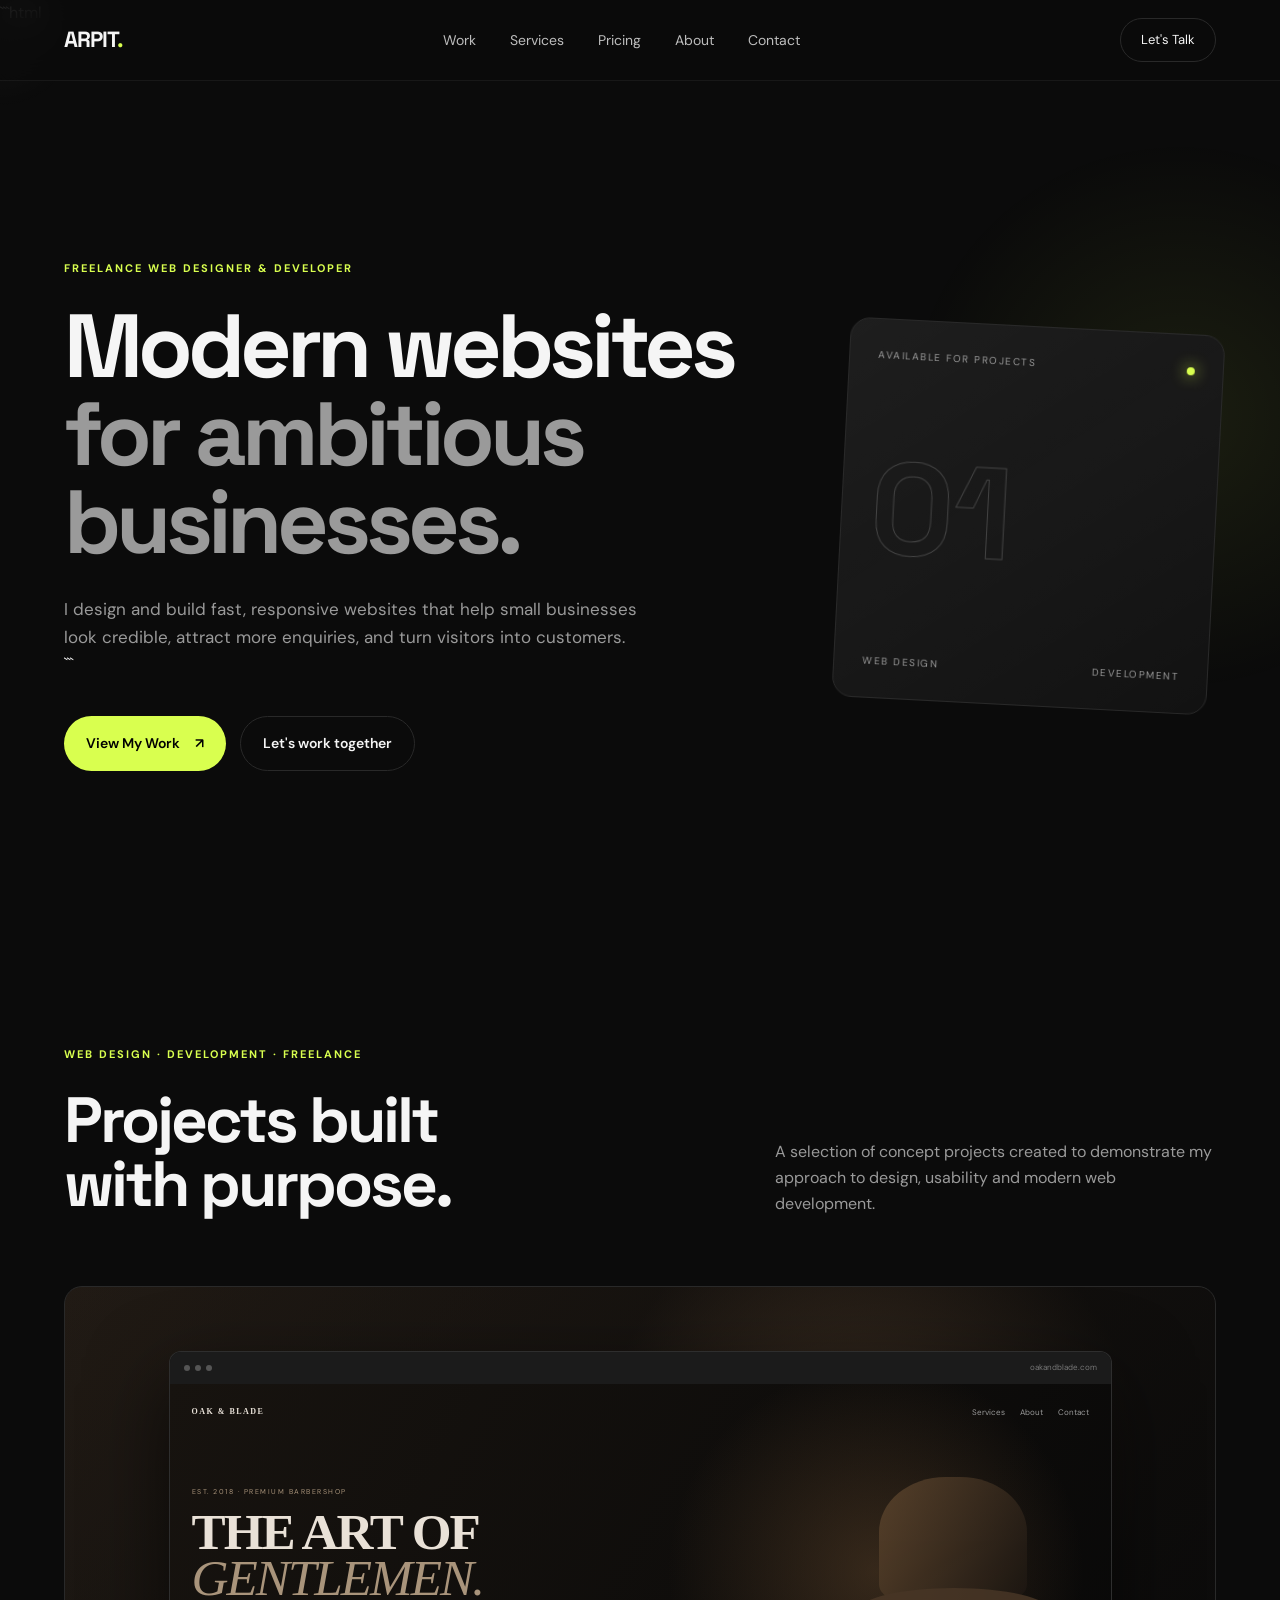
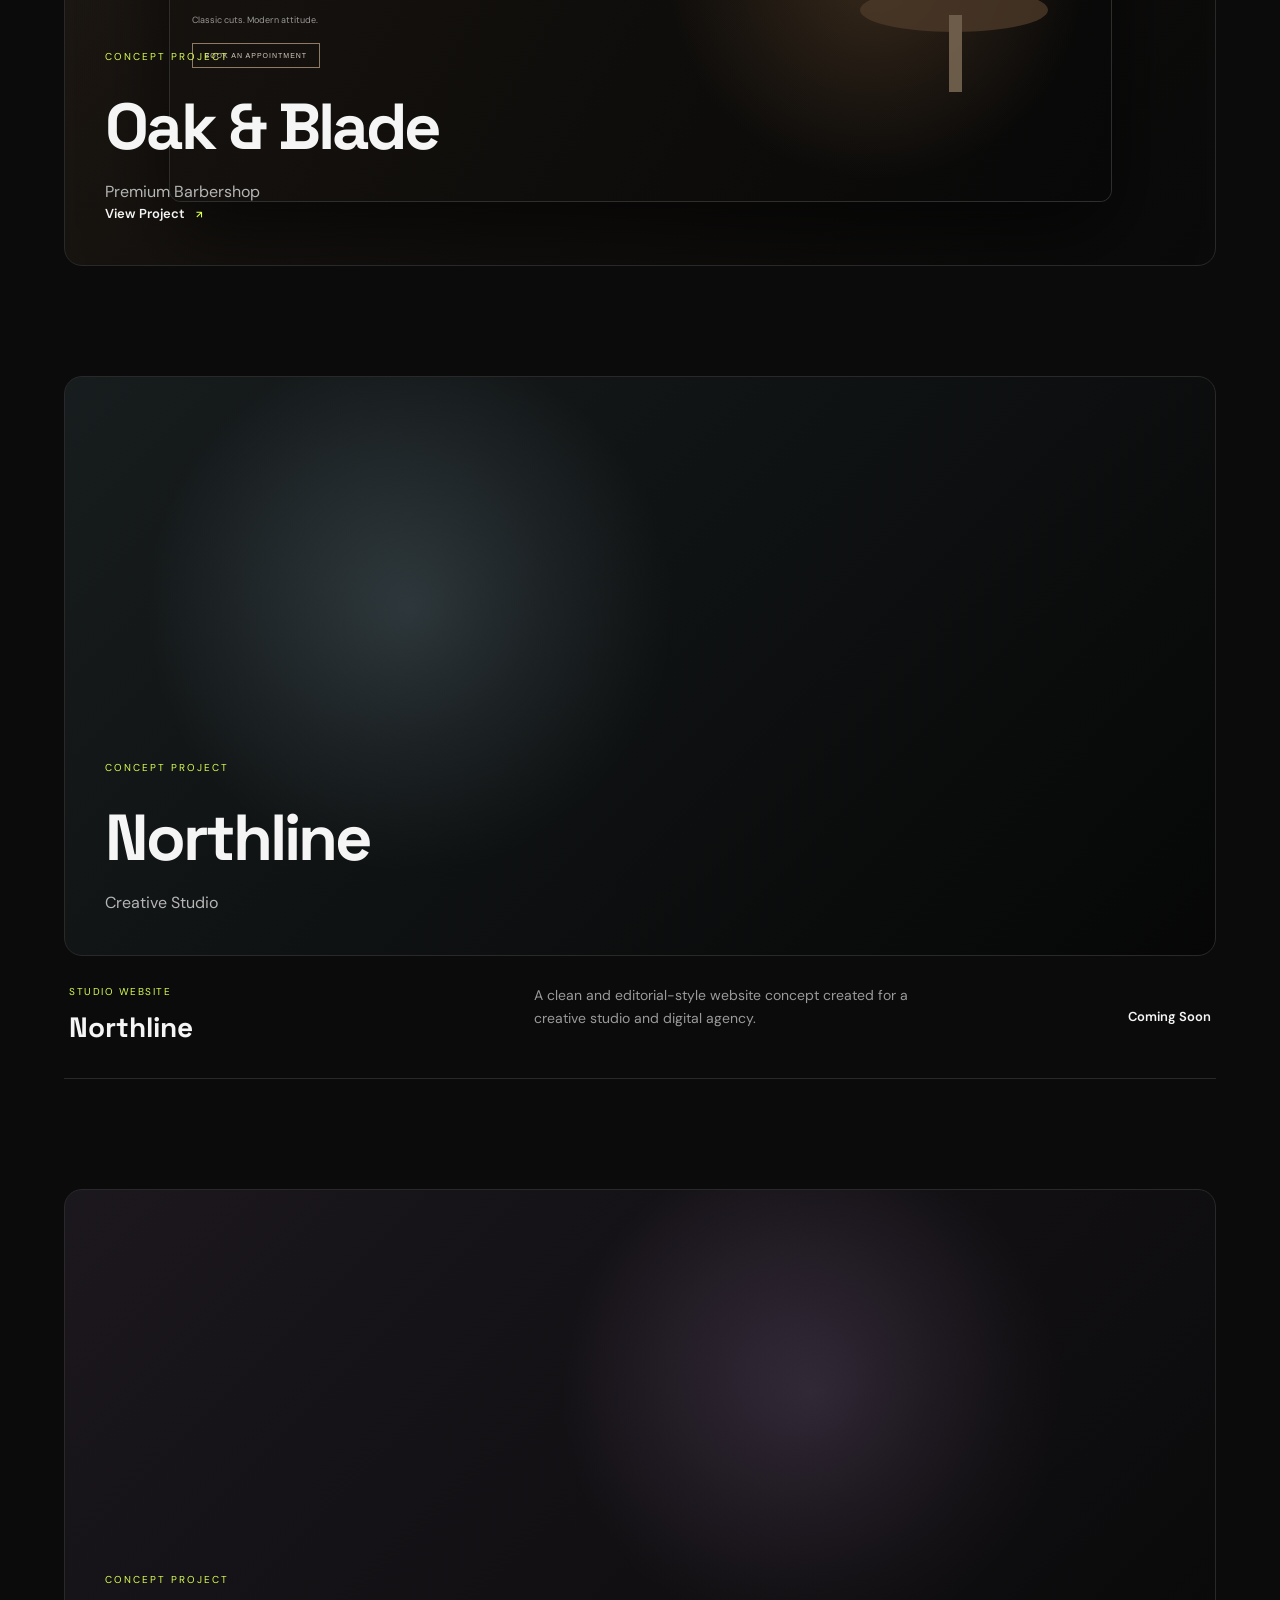
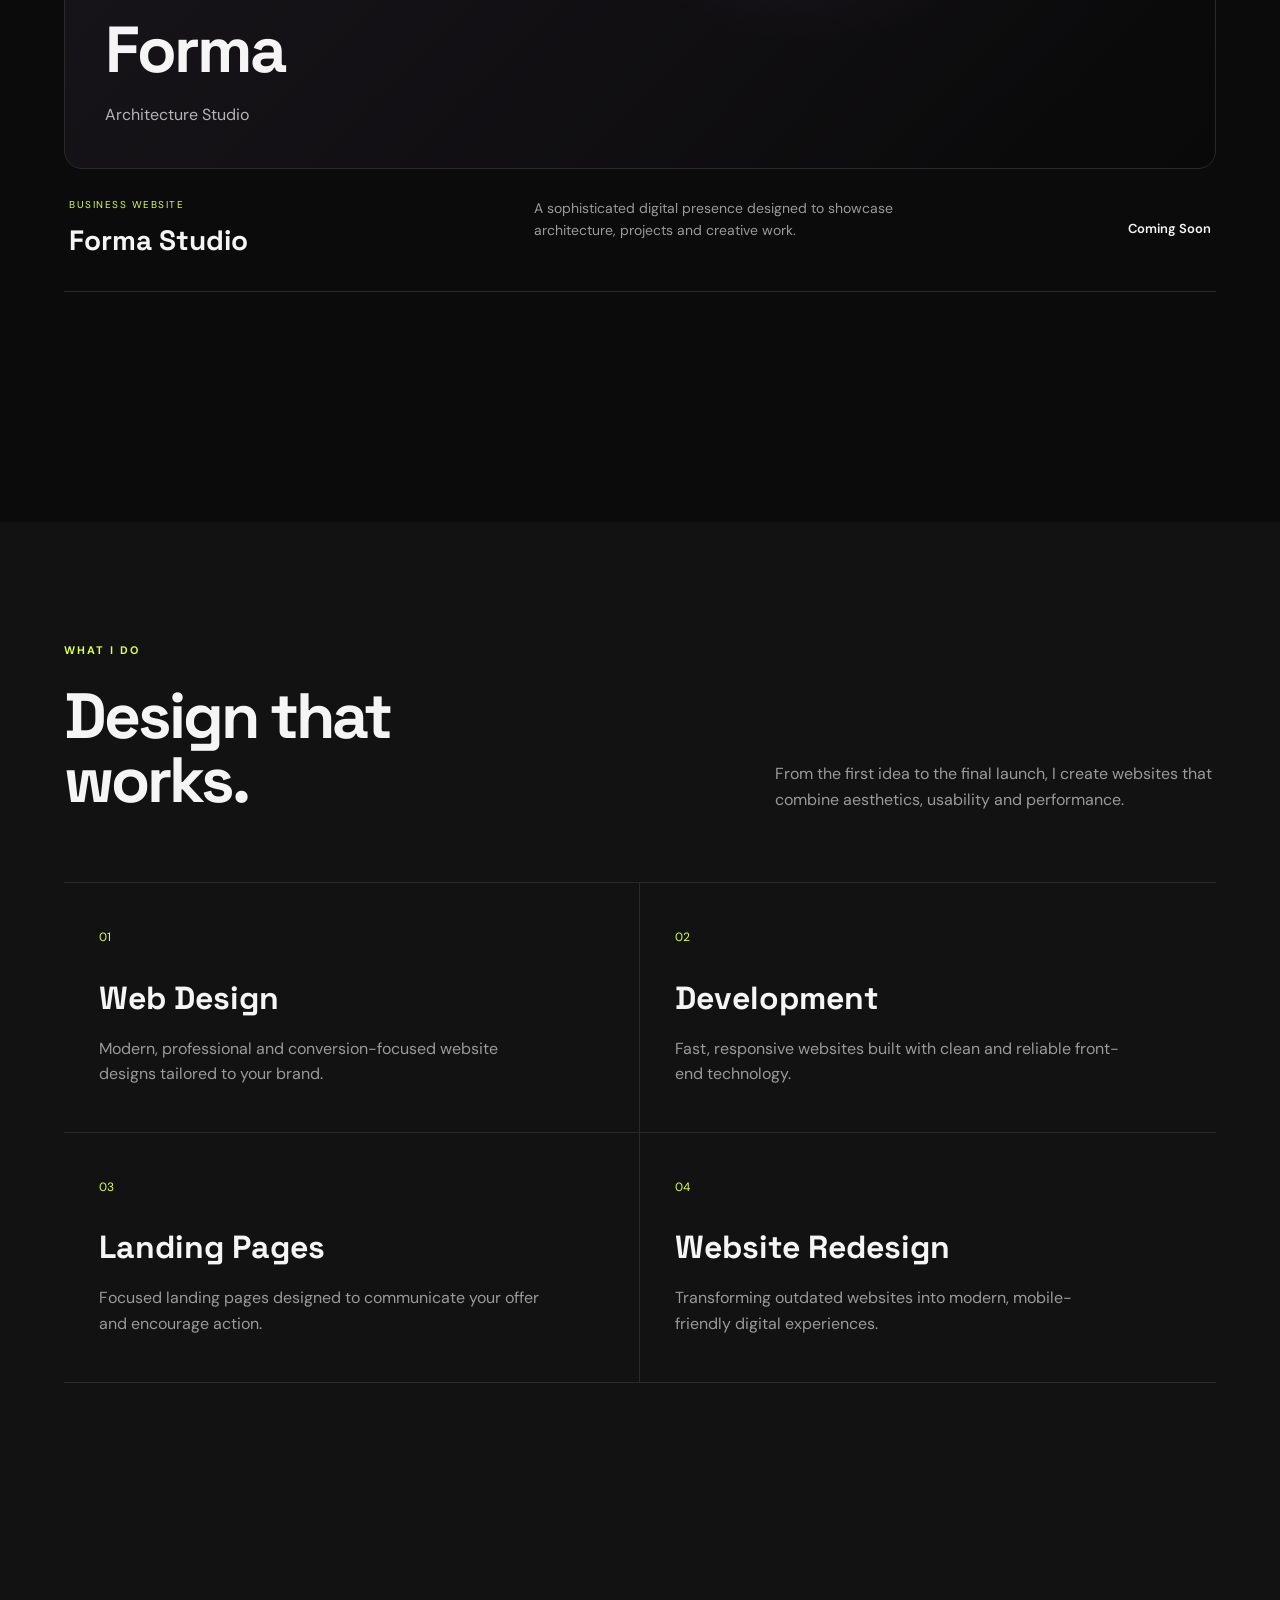
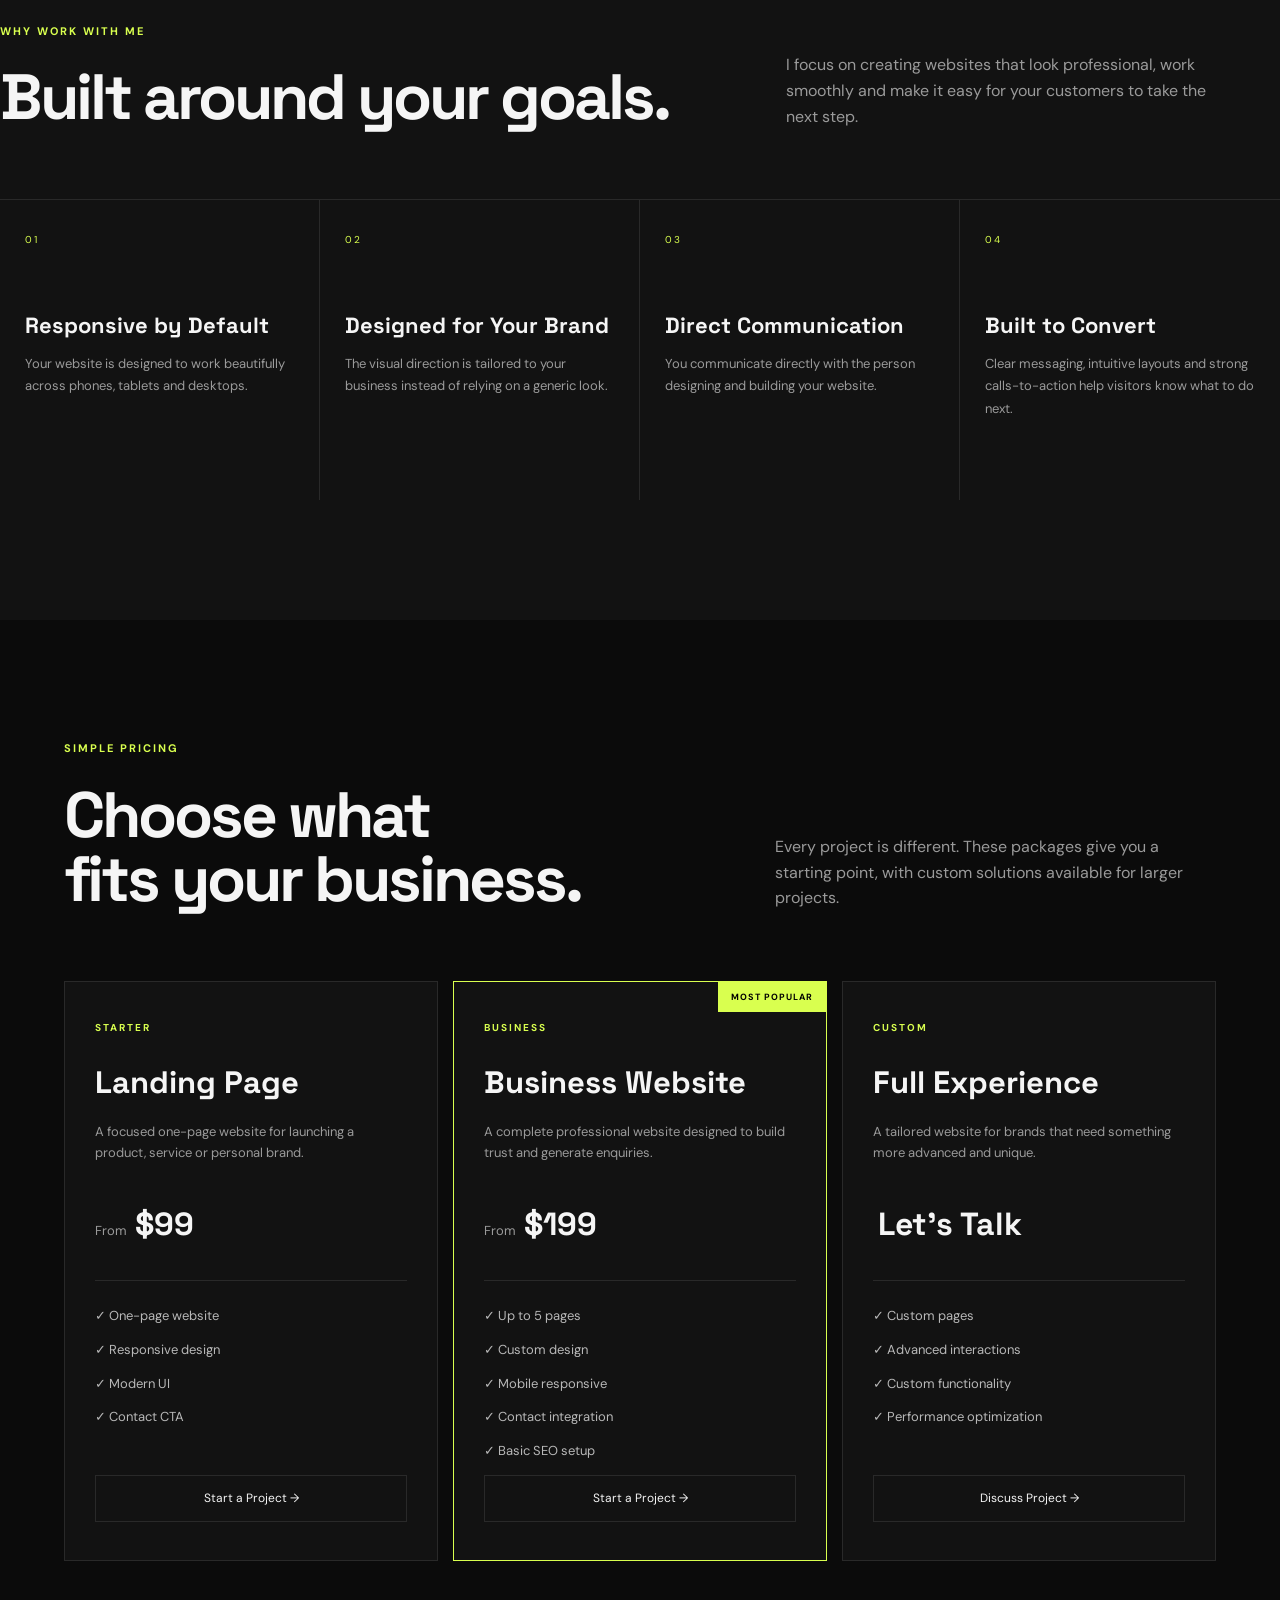
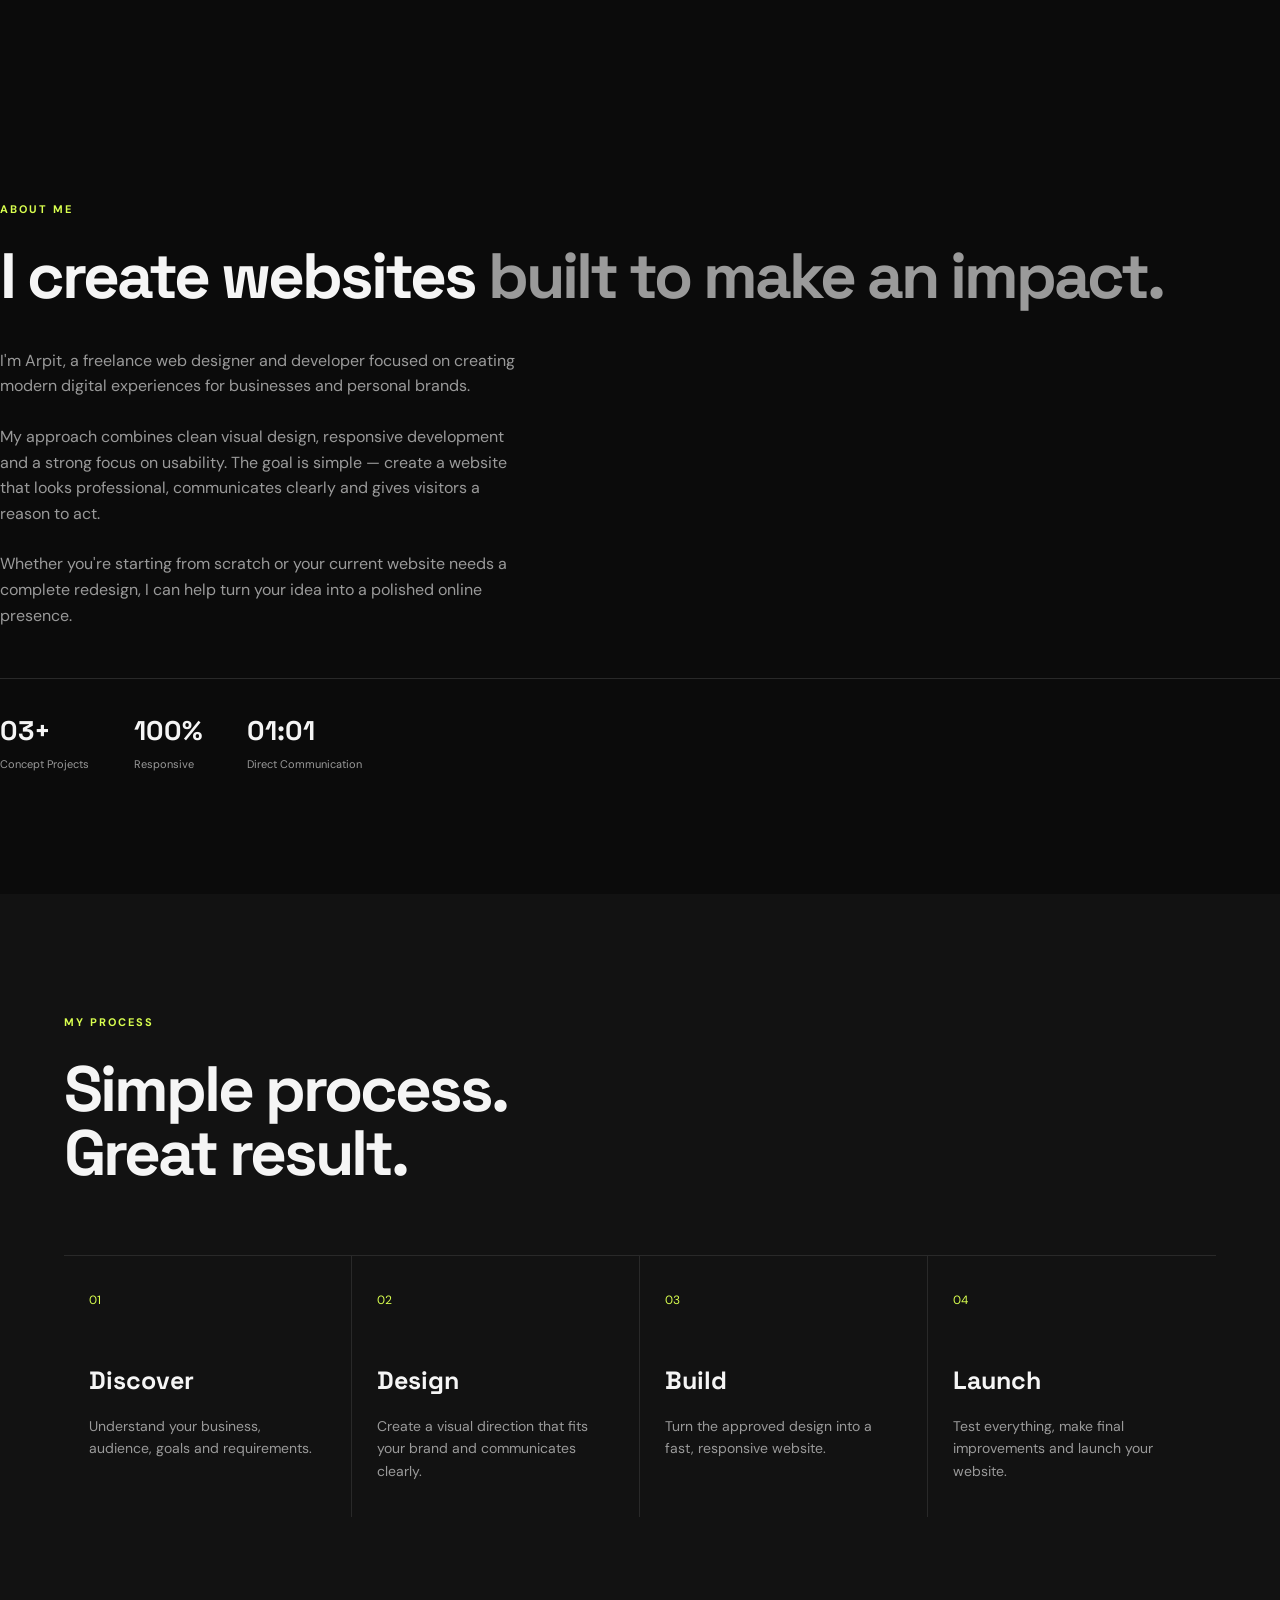
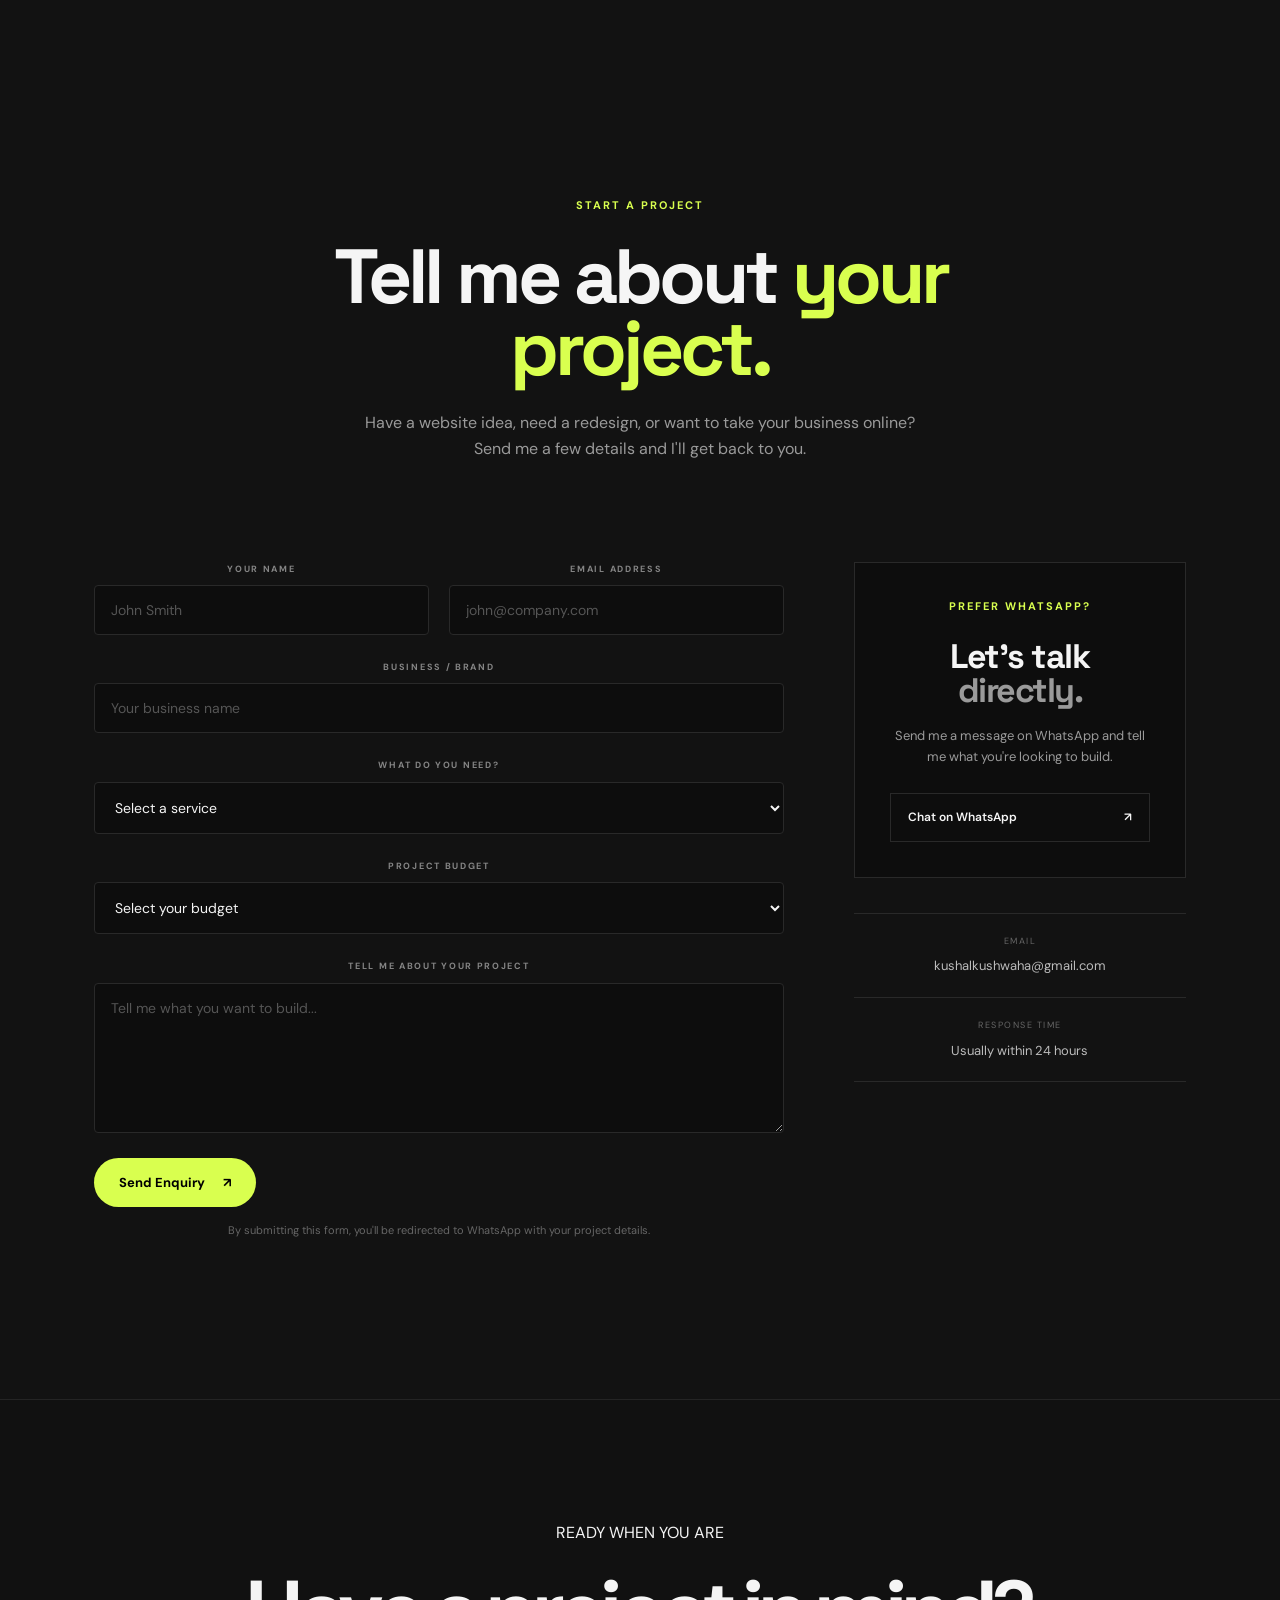
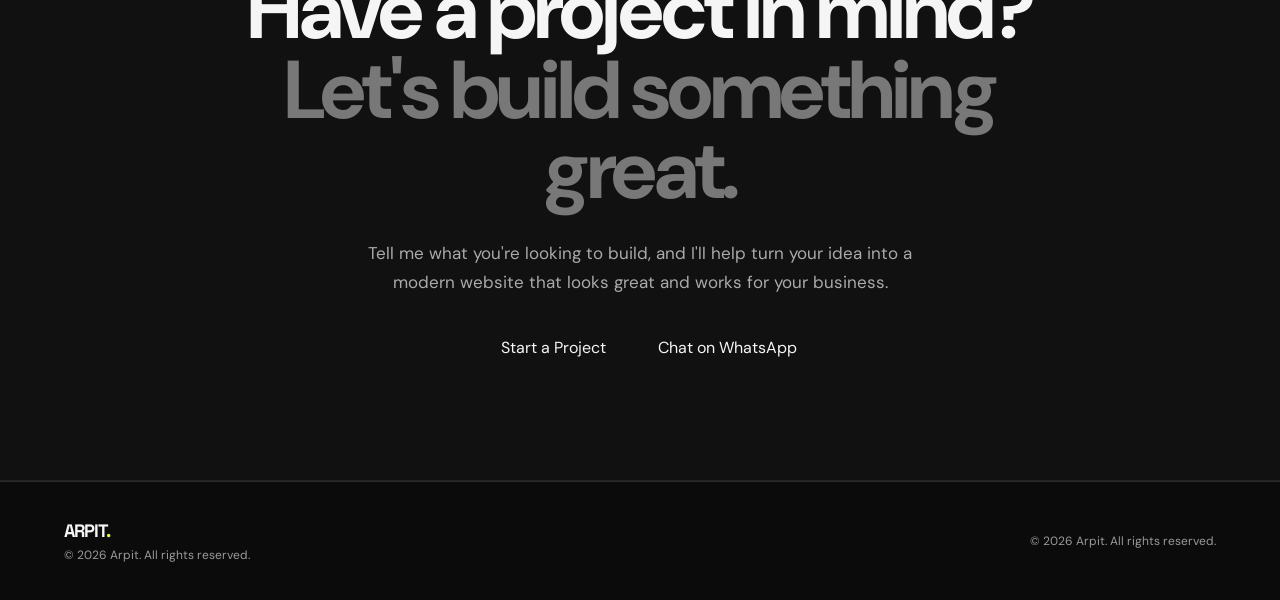
<file: index.html>
```html
<!DOCTYPE html>
<html lang="en">
<head>
    <meta charset="UTF-8">
    <meta name="viewport" content="width=device-width, initial-scale=1.0">
<link rel="icon" type="image/svg+xml" href="logo.svg">
    <title>Arpit — Web Designer & Developer</title>
    <meta name="theme-color" content="#0b0b0b">

<meta property="og:title"
      content="Arpit — Web Designer & Developer">

<meta property="og:description"
      content="Modern websites for businesses that want to stand out.">
      
<meta property="og:type"
      content="website">

    <meta name="description"
        content="Arpit is a freelance web designer and developer creating modern, responsive websites for businesses.">

    <link rel="stylesheet" href="style.css">
    <script defer src="https://cdn.vercel-insights.com/v1/script.js"></script>
</head>

<body>
    <!-- ===============================
     GLASS SHUTTER INTRO
================================ -->

<div id="pageShutter" class="page-shutter">

    <div class="shutter-panel shutter-left"></div>

    <div class="shutter-panel shutter-right"></div>

    <div class="shutter-content">

        <div class="shutter-line"></div>

        <p>ARPIT</p>

        <span>WEB DESIGNER & DEVELOPER</span>

        <div class="shutter-line"></div>

    </div>

</div>

    <div id="scrollProgress"></div>
<div class="cursor-glow"></div>
<!-- ================= NAVBAR ================= -->

<header class="navbar">

    <div class="container nav-container">

        <a href="#" class="logo">
            ARPIT<span>.</span>
        </a>

        <nav class="nav-links" id="navLinks">
            <a href="#work">Work</a>
            <a href="#services">Services</a>
            <a href="#pricing">Pricing</a>
            <a href="#about">About</a>
            <a href="#contact">Contact</a>
        </nav>

        <a href="#contact" class="nav-button">
            Let's Talk
        </a>

        <button
            class="menu-toggle"
            id="menuToggle"
            aria-label="Open navigation menu"
            aria-expanded="false"
        >
            <span></span>
            <span></span>
        </button>

    </div>

</header>
    <!-- ================= HERO ================= -->

    <main>

        <section class="hero">

            <div class="container hero-container">

                <div class="hero-content">

                    <p class="eyebrow">
                        FREELANCE WEB DESIGNER & DEVELOPER
                    </p>

<h1>
    Modern websites
    <span>for ambitious businesses.</span>
</h1>

<p class="hero-description">
    I design and build fast, responsive websites that help
    small businesses look credible, attract more enquiries,
    and turn visitors into customers.
</p>
```

                    <div class="hero-buttons">

                        <a href="#work" class="primary-button">
                            View My Work
                            <span>↗</span>
                        </a>

                        <a href="#contact" class="secondary-button">
                            Let's work together
                        </a>

                    </div>

                </div>


                <div class="hero-card">

                    <div class="card-top">
                        <span>AVAILABLE FOR PROJECTS</span>
                        <div class="status-dot"></div>
                    </div>

                    <div class="card-number">
                        01
                    </div>

                    <div class="card-bottom">
                        <span>WEB DESIGN</span>
                        <span>DEVELOPMENT</span>
                    </div>

                </div>

            </div>

        </section>


        <!-- ================= WORK ================= -->

        <section id="work" class="work section">

            <div class="container">

                <div class="section-heading">

                    <div>
                        <p class="eyebrow">WEB DESIGN · DEVELOPMENT · FREELANCE</p>

                        <h2>
                            Projects built<br>
                            with purpose.
                        </h2>
                    </div>

                    <p class="section-intro">
                        A selection of concept projects created to
                        demonstrate my approach to design, usability
                        and modern web development.
                    </p>

                </div>


                <!-- PROJECT 01 -->

                <article class="project">
<div class="project-image oak-blade">

    <div class="oak-browser">

        <div class="oak-browser-top">
            <div class="browser-dots">
                <span></span>
                <span></span>
                <span></span>
            </div>

            <span>oakandblade.com</span>
        </div>

        <div class="oak-content">

            <div class="oak-nav">
                <strong>OAK & BLADE</strong>

                <div>
                    <span>Services</span>
                    <span>About</span>
                    <span>Contact</span>
                </div>
            </div>

            <div class="oak-hero">

                <div>
                    <small>EST. 2018 · PREMIUM BARBERSHOP</small>

                    <h4>
                        THE ART OF<br>
                        <em>GENTLEMEN.</em>
                    </h4>

                    <p>
                        Classic cuts. Modern attitude.
                    </p>

                    <button>
                        BOOK AN APPOINTMENT
                    </button>
                </div>

                <div class="oak-chair">
                    <div class="chair-back"></div>
                    <div class="chair-seat"></div>
                    <div class="chair-base"></div>
                </div>

            </div>

        </div>

    </div>

    <div class="project-overlay">

        <span>CONCEPT PROJECT</span>

        <h3>Oak & Blade</h3>

        <p>Premium Barbershop</p>
         <a href="oak-blade/index.html" class="project-link">
                            View Project <span>↗</span>
                        </a>


    </div>

</div>
                </article>


                <!-- PROJECT 02 -->

                <article class="project project-reverse">

                    <div class="project-image project-two">

                        <div class="project-overlay">

                            <span>CONCEPT PROJECT</span>

                            <h3>
                                Northline
                            </h3>

                            <p>
                                Creative Studio
                            </p>

                        </div>

                    </div>

                    <div class="project-info">

                        <div>
                            <span class="project-category">
                                STUDIO WEBSITE
                            </span>

                            <h3>
                                Northline
                            </h3>
                        </div>

                        <p>
                            A clean and editorial-style website concept
                            created for a creative studio and digital
                            agency.
                        </p>

                       <span class="project-link">
    Coming Soon
</span>

                    </div>

                </article>


                <!-- PROJECT 03 -->

                <article class="project">

                    <div class="project-image project-three">

                        <div class="project-overlay">

                            <span>CONCEPT PROJECT</span>

                            <h3>
                                Forma
                            </h3>

                            <p>
                                Architecture Studio
                            </p>

                        </div>

                    </div>

                    <div class="project-info">

                        <div>
                            <span class="project-category">
                                BUSINESS WEBSITE
                            </span>

                            <h3>
                                Forma Studio
                            </h3>
                        </div>

                        <p>
                            A sophisticated digital presence designed
                            to showcase architecture, projects and
                            creative work.
                        </p>

                       <span class="project-link">
    Coming Soon
</span>

                    </div>

                </article>

            </div>

        </section>


        <!-- ================= SERVICES ================= -->

        <section id="services" class="services section">

            <div class="container">

                <div class="section-heading">

                    <div>
                        <p class="eyebrow">WHAT I DO</p>

                        <h2>
                            Design that<br>
                            works.
                        </h2>
                    </div>

                    <p class="section-intro">
                        From the first idea to the final launch,
                        I create websites that combine aesthetics,
                        usability and performance.
                    </p>

                </div>


                <div class="services-grid">

                    <div class="service">

                        <span class="service-number">
                            01
                        </span>

                        <h3>
                            Web Design
                        </h3>

                        <p>
                            Modern, professional and conversion-focused
                            website designs tailored to your brand.
                        </p>

                    </div>


                    <div class="service">

                        <span class="service-number">
                            02
                        </span>

                        <h3>
                            Development
                        </h3>

                        <p>
                            Fast, responsive websites built with clean
                            and reliable front-end technology.
                        </p>

                    </div>


                    <div class="service">

                        <span class="service-number">
                            03
                        </span>

                        <h3>
                            Landing Pages
                        </h3>

                        <p>
                            Focused landing pages designed to communicate
                            your offer and encourage action.
                        </p>

                    </div>


                    <div class="service">

                        <span class="service-number">
                            04
                        </span>

                        <h3>
                            Website Redesign
                        </h3>

                        <p>
                            Transforming outdated websites into modern,
                            mobile-friendly digital experiences.
                        </p>

                    </div>

                </div>

            </div>

        </section>
<!-- ================= WHY WORK WITH ME ================= -->

<section class="why-me section">

    <div class="section-heading">

        <div>

            <p class="eyebrow">
                WHY WORK WITH ME
            </p>

            <h2>
                Built around
                <span>your goals.</span>
            </h2>

        </div>

        <p class="section-intro">
            I focus on creating websites that look professional,
            work smoothly and make it easy for your customers
            to take the next step.
        </p>

    </div>


    <div class="why-grid">

        <article class="why-card">

            <span>01</span>

            <h3>
                Responsive by Default
            </h3>

            <p>
                Your website is designed to work beautifully
                across phones, tablets and desktops.
            </p>

        </article>


        <article class="why-card">

            <span>02</span>

            <h3>
                Designed for Your Brand
            </h3>

            <p>
                The visual direction is tailored to your
                business instead of relying on a generic look.
            </p>

        </article>


        <article class="why-card">

            <span>03</span>

            <h3>
                Direct Communication
            </h3>

            <p>
                You communicate directly with the person
                designing and building your website.
            </p>

        </article>


        <article class="why-card">

            <span>04</span>

            <h3>
                Built to Convert
            </h3>

            <p>
                Clear messaging, intuitive layouts and strong
                calls-to-action help visitors know what to do next.
            </p>

        </article>

    </div>

</section>
<!-- ================= PRICING ================= -->

<section id="pricing" class="pricing section">

    <div class="container">

        <div class="section-heading">

            <div>
                <p class="eyebrow">SIMPLE PRICING</p>

                <h2>
                    Choose what<br>
                    <span>fits your business.</span>
                </h2>
            </div>

            <p class="section-intro">
                Every project is different. These packages give
                you a starting point, with custom solutions
                available for larger projects.
            </p>

        </div>


        <div class="pricing-grid">


            <!-- STARTER -->

            <div class="price-card">

                <p class="price-label">
                    STARTER
                </p>

                <h3>
                    Landing Page
                </h3>

                <p class="price-description">
                    A focused one-page website for launching
                    a product, service or personal brand.
                </p>

                <div class="price">
                    From <strong>$99</strong>
                </div>

                <ul>
                    <li>✓ One-page website</li>
                    <li>✓ Responsive design</li>
                    <li>✓ Modern UI</li>
                    <li>✓ Contact CTA</li>
                </ul>

                <a href="#contact" class="price-button">
                    Start a Project →
                </a>

            </div>


            <!-- BUSINESS -->

            <div class="price-card featured">

                <div class="popular">
                    MOST POPULAR
                </div>

                <p class="price-label">
                    BUSINESS
                </p>

                <h3>
                    Business Website
                </h3>

                <p class="price-description">
                    A complete professional website designed
                    to build trust and generate enquiries.
                </p>

                <div class="price">
                    From <strong>$199</strong>
                </div>

                <ul>
                    <li>✓ Up to 5 pages</li>
                    <li>✓ Custom design</li>
                    <li>✓ Mobile responsive</li>
                    <li>✓ Contact integration</li>
                    <li>✓ Basic SEO setup</li>
                </ul>

                <a href="#contact" class="price-button">
                    Start a Project →
                </a>

            </div>


            <!-- CUSTOM -->

            <div class="price-card">

                <p class="price-label">
                    CUSTOM
                </p>

                <h3>
                    Full Experience
                </h3>

                <p class="price-description">
                    A tailored website for brands that need
                    something more advanced and unique.
                </p>

                <div class="price">
                    <strong>Let's Talk</strong>
                </div>

                <ul>
                    <li>✓ Custom pages</li>
                    <li>✓ Advanced interactions</li>
                    <li>✓ Custom functionality</li>
                    <li>✓ Performance optimization</li>
                </ul>

                <a href="#contact" class="price-button">
                    Discuss Project →
                </a>

            </div>

        </div>

    </div>

</section>

<!-- ================= ABOUT ================= -->

<section id="about" class="about section">

    <div>

        <p class="eyebrow">
            ABOUT ME
        </p>

        <h2>
            I create websites
            <span>built to make an impact.</span>
        </h2>

    </div>

    <div class="about-text">

        <p>
            I'm Arpit, a freelance web designer and developer
            focused on creating modern digital experiences for
            businesses and personal brands.
        </p>

        <p>
            My approach combines clean visual design, responsive
            development and a strong focus on usability. The goal
            is simple — create a website that looks professional,
            communicates clearly and gives visitors a reason to act.
        </p>

        <p>
            Whether you're starting from scratch or your current
            website needs a complete redesign, I can help turn
            your idea into a polished online presence.
        </p>

        <div class="about-stats">

            <div>
                <strong>03+</strong>
                <span>Concept Projects</span>
            </div>

            <div>
                <strong>100%</strong>
                <span>Responsive</span>
            </div>

            <div>
                <strong>01:01</strong>
                <span>Direct Communication</span>
            </div>

        </div>

    </div>

</section>

        <!-- ================= PROCESS ================= -->

        <section class="process section">

            <div class="container">

                <div class="section-heading">

                    <div>
                        <p class="eyebrow">MY PROCESS</p>

                        <h2>
                            Simple process.<br>
                            Great result.
                        </h2>
                    </div>

                </div>


                <div class="process-grid">

                    <div class="process-item">

                        <span>01</span>

                        <h3>
                            Discover
                        </h3>

                        <p>
                            Understand your business, audience,
                            goals and requirements.
                        </p>

                    </div>


                    <div class="process-item">

                        <span>02</span>

                        <h3>
                            Design
                        </h3>

                        <p>
                            Create a visual direction that fits
                            your brand and communicates clearly.
                        </p>

                    </div>


                    <div class="process-item">

                        <span>03</span>

                        <h3>
                            Build
                        </h3>

                        <p>
                            Turn the approved design into a fast,
                            responsive website.
                        </p>

                    </div>


                    <div class="process-item">

                        <span>04</span>

                        <h3>
                            Launch
                        </h3>

                        <p>
                            Test everything, make final improvements
                            and launch your website.
                        </p>

                    </div>

                </div>

            </div>

        </section>
<!-- ================= CONTACT ================= -->

<section id="contact" class="contact section">

    <div class="contact-container">

        <div class="contact-heading">

            <p class="eyebrow">
                START A PROJECT
            </p>

            <h2>
                Tell me about
                <span>your project.</span>
            </h2>

            <p class="contact-description">
                Have a website idea, need a redesign, or want to
                take your business online? Send me a few details
                and I'll get back to you.
            </p>

        </div>


        <div class="contact-grid">

            <!-- ENQUIRY FORM -->

            <form id="enquiryForm" class="enquiry-form">

                <div class="form-row">

                    <div class="form-group">

                        <label for="name">
                            YOUR NAME
                        </label>

                        <input
                            type="text"
                            id="name"
                            name="name"
                            placeholder="John Smith"
                            required
                        >

                    </div>


                    <div class="form-group">

                        <label for="email">
                            EMAIL ADDRESS
                        </label>

                        <input
                            type="email"
                            id="email"
                            name="email"
                            placeholder="john@company.com"
                            required
                        >

                    </div>

                </div>


                <div class="form-group">

                    <label for="business">
                        BUSINESS / BRAND
                    </label>

                    <input
                        type="text"
                        id="business"
                        name="business"
                        placeholder="Your business name"
                    >

                </div>


                <div class="form-group">

                    <label for="service">
                        WHAT DO YOU NEED?
                    </label>

                    <select id="service" name="service" required>

                        <option value="" disabled selected>
                            Select a service
                        </option>

                        <option value="New Business Website">
                            New Business Website
                        </option>

                        <option value="Landing Page">
                            Landing Page
                        </option>

                        <option value="Website Redesign">
                            Website Redesign
                        </option>

                        <option value="Custom Website">
                            Custom Website
                        </option>

                    </select>

                </div>


                <div class="form-group">

                    <label for="budget">
                        PROJECT BUDGET
                    </label>

                    <select id="budget" name="budget">

                        <option value="" disabled selected>
                            Select your budget
                        </option>

                        <option value="$100 - $250">
                            $100 - $250
                        </option>

                        <option value="$250 - $500">
                            $250 - $500
                        </option>

                        <option value="$500 - $1,000">
                            $500 - $1,000
                        </option>

                        <option value="$1,000+">
                            $1,000+
                        </option>

                        <option value="Not sure yet">
                            Not sure yet
                        </option>

                    </select>

                </div>


                <div class="form-group">

                    <label for="message">
                        TELL ME ABOUT YOUR PROJECT
                    </label>

                    <textarea
                        id="message"
                        name="message"
                        rows="6"
                        placeholder="Tell me what you want to build..."
                        required
                    ></textarea>

                </div>


                <button
                    type="submit"
                    class="form-submit"
                >
                    Send Enquiry
                    <span>↗</span>
                </button>


                <p class="form-note">
                    By submitting this form, you'll be redirected
                    to WhatsApp with your project details.
                </p>

            </form>


            <!-- CONTACT INFO -->

            <aside class="contact-sidebar">

                <div class="contact-card">

                    <p class="eyebrow">
                        PREFER WHATSAPP?
                    </p>

                    <h3>
                        Let's talk
                        <span>directly.</span>
                    </h3>

                    <p>
                        Send me a message on WhatsApp and tell me
                        what you're looking to build.
                    </p>

                    <!-- CHANGE THIS NUMBER -->

                    <a
                        href="https://wa.me/918960432098"
                        target="_blank"
                        rel="noopener noreferrer"
                        class="whatsapp-cta"
                    >
                        Chat on WhatsApp
                        <span>↗</span>
                    </a>

                </div>


                <div class="contact-details">

                    <div>
                        <span>EMAIL</span>

                        <!-- CHANGE THIS EMAIL -->

                        <a href="mailto:kushalkushwaha@gmail.com">
                            kushalkushwaha@gmail.com
                        </a>
                    </div>


                    <div>
                        <span>RESPONSE TIME</span>

                        <p>
                            Usually within 24 hours
                        </p>
                    </div>

                </div>

            </aside>

        </div>

    </div>

</section>
<!-- Final CTA -->
<section class="final-cta">
  <div class="final-cta-inner">

    <p class="section-label">READY WHEN YOU ARE</p>

    <h2>
      Have a project in mind?
      <span>Let's build something great.</span>
    </h2>

    <p class="final-cta-text">
      Tell me what you're looking to build, and I'll help turn your idea
      into a modern website that looks great and works for your business.
    </p>

    <div class="final-cta-actions">

      <a href="#contact" class="btn btn-primary">
        Start a Project
      </a>

      <a
        href="https://wa.me/918960432098"
        target="_blank"
        rel="noopener"
        class="btn btn-secondary"
      >
        Chat on WhatsApp
      </a>

    </div>

  </div>
</section>
    <!-- ================= FOOTER ================= -->

    <footer class="footer">

        <div class="container footer-container">

            <div>
                <a href="#" class="logo">
                    ARPIT<span>.</span>
                </a>

                <p>
                    Web Designer & Developer
                </p>
            </div>

            <p>
                © 2026 Arpit. All rights reserved.
            </p>

        </div>

    </footer>


    <script src="script.js"></script>

</body>
</html>
</file>
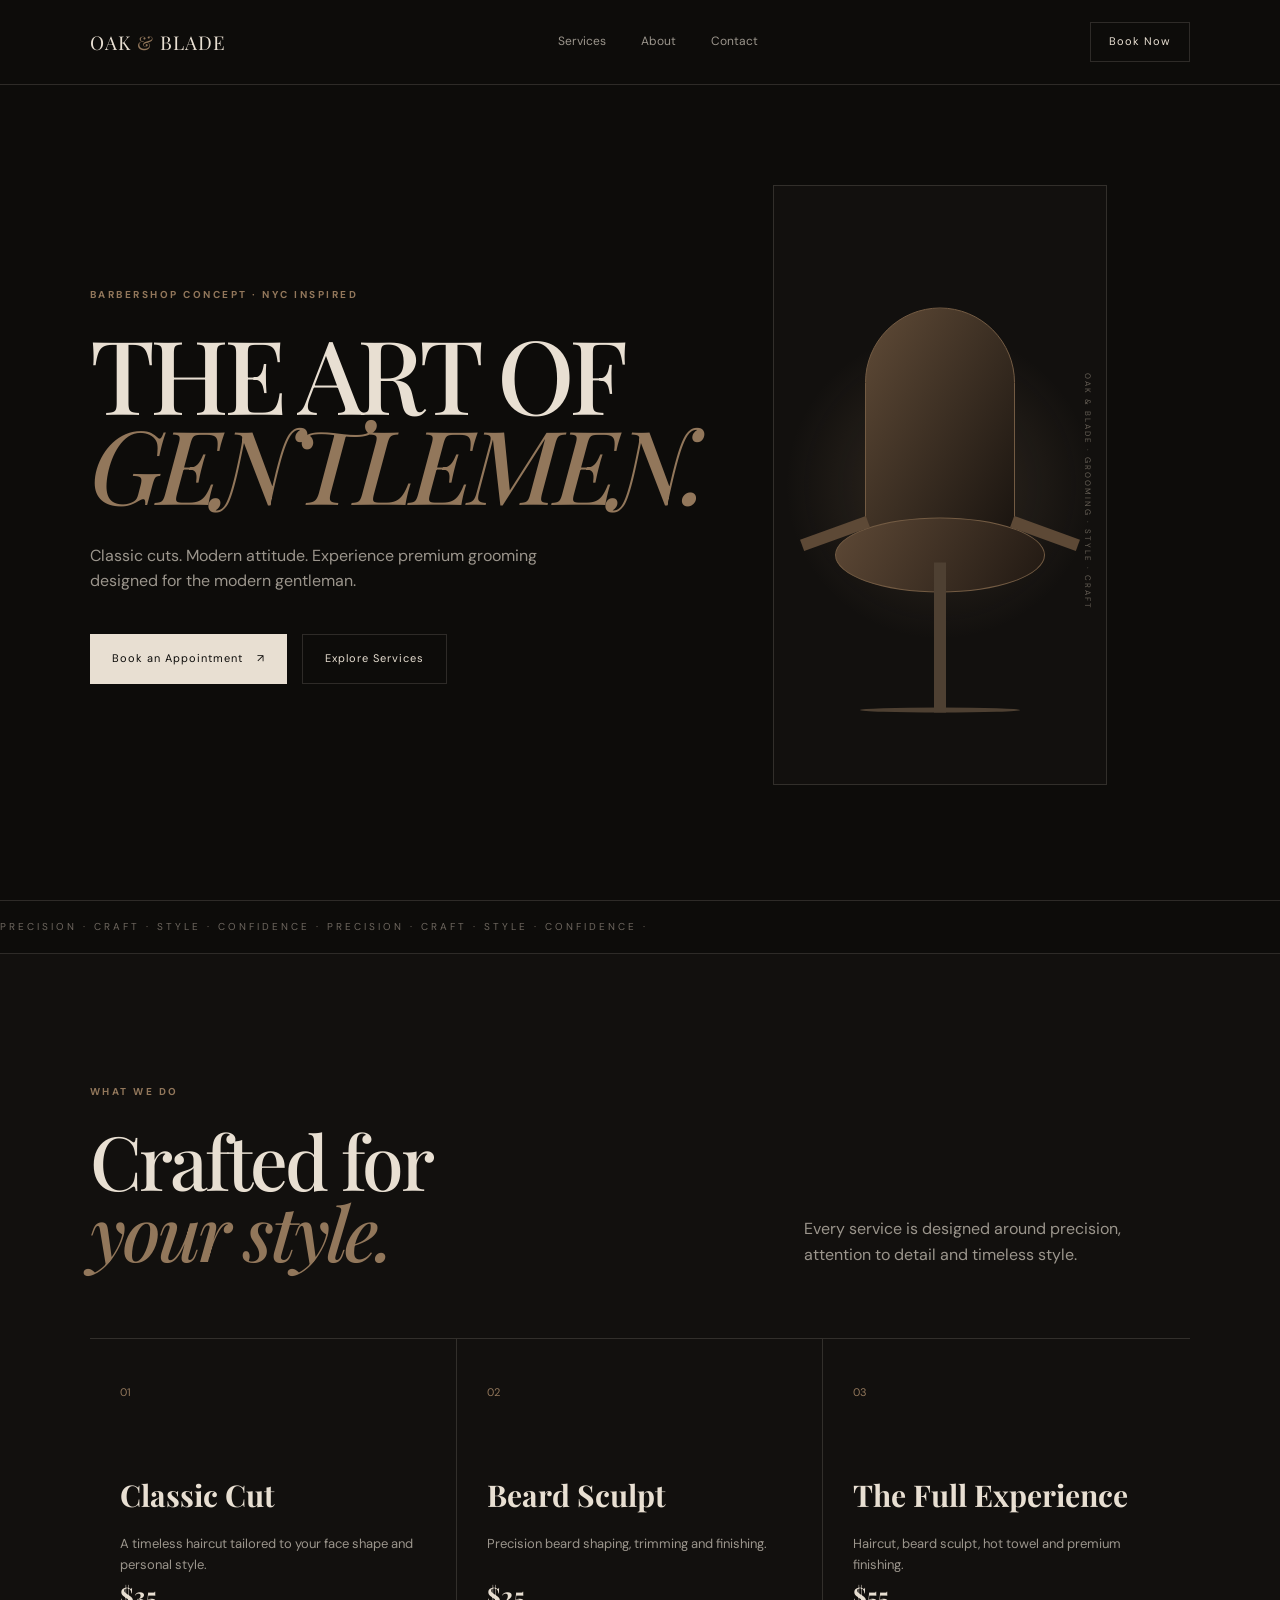
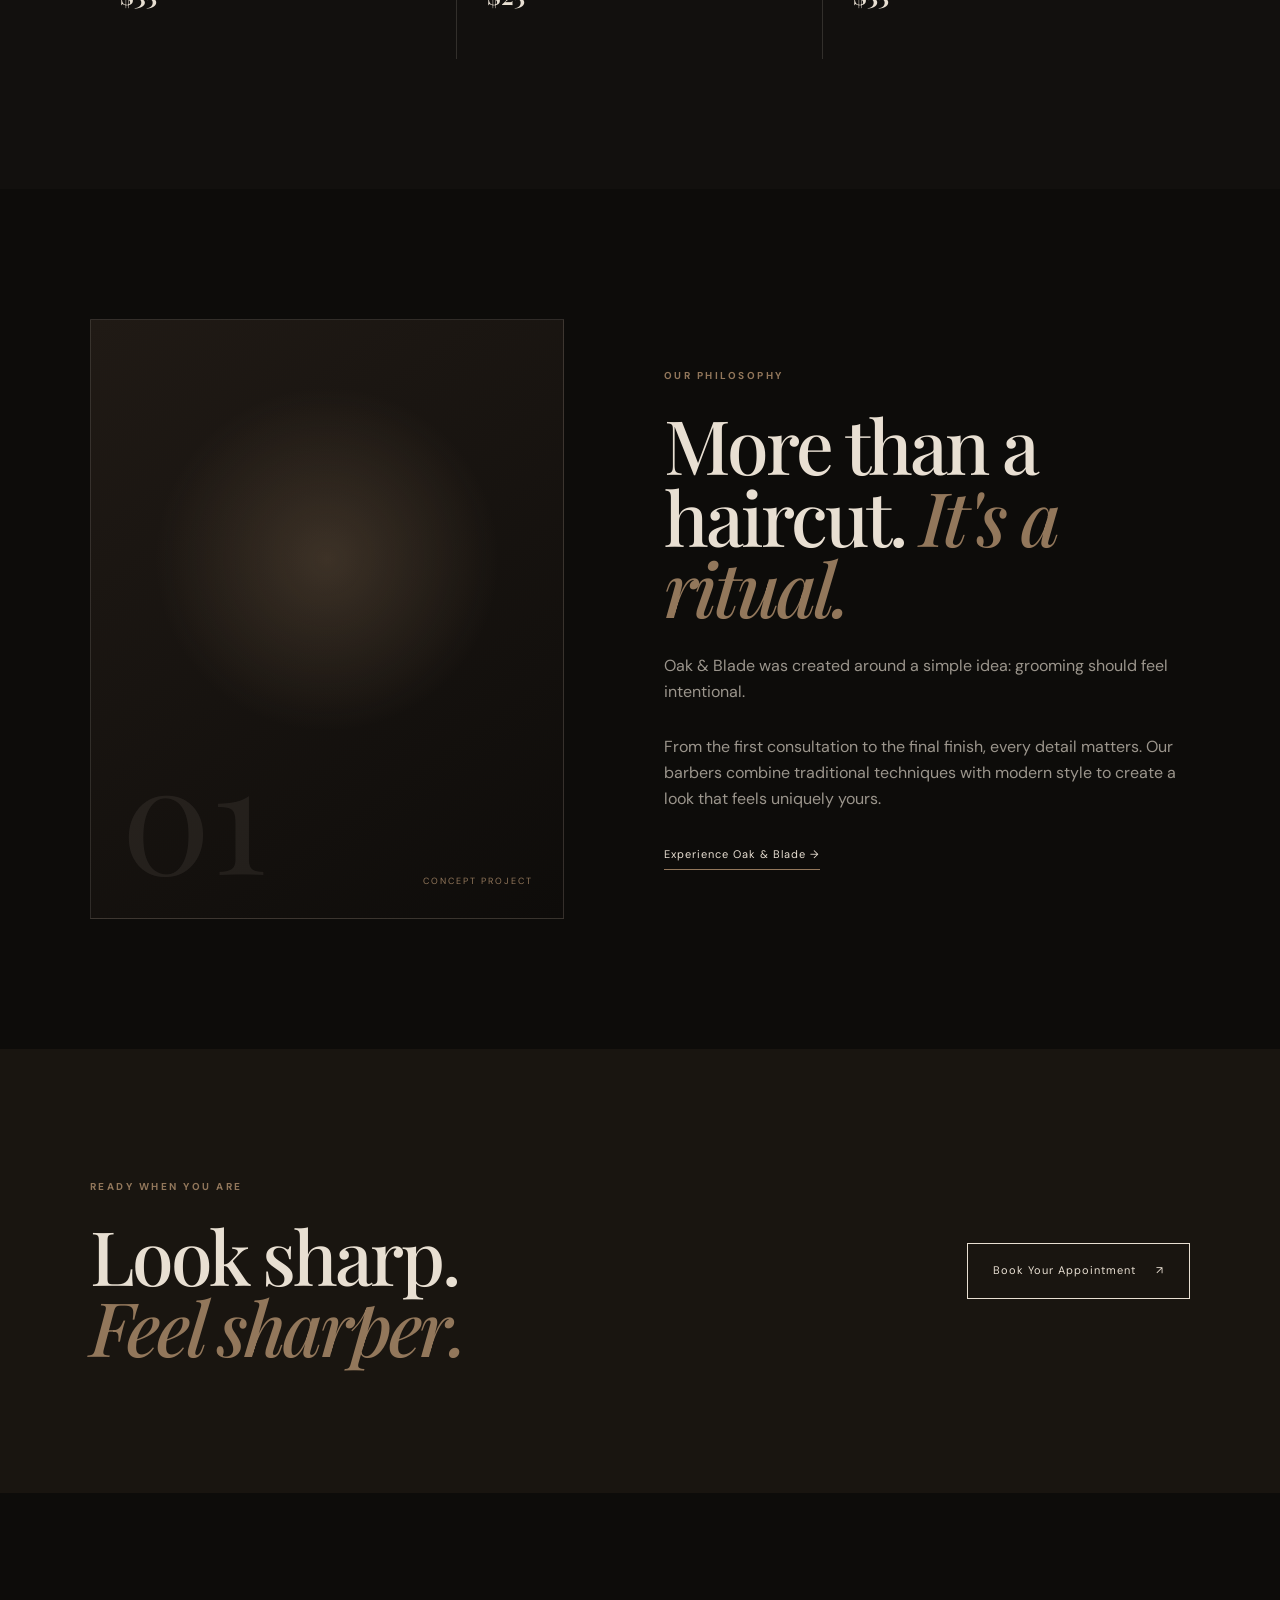
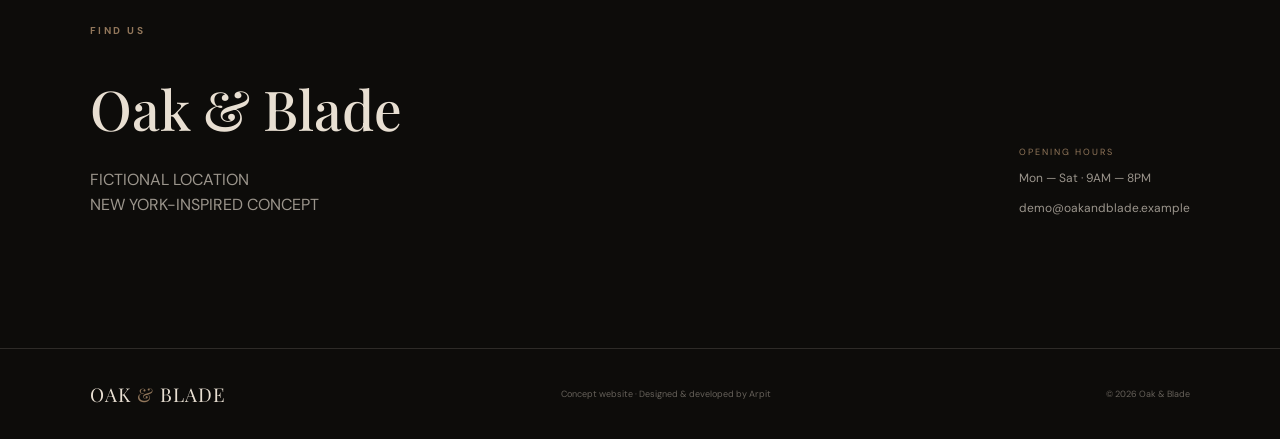
<file: oak-blade/index.html>
<!DOCTYPE html>
<html lang="en">
<head>
    <meta charset="UTF-8">
    <meta name="viewport" content="width=device-width, initial-scale=1.0">

    <title>Oak & Blade — Premium Barbershop</title>

    <meta name="description"
        content="Oak & Blade is a premium barbershop concept focused on classic cuts and modern style.">

    <link rel="stylesheet" href="style.css">
    <script defer src="https://cdn.vercel-insights.com/v1/script.js"></script>
</head>

<body>

    <!-- NAVIGATION -->

    <header class="navbar">

        <a href="#" class="logo">
            OAK <span>&</span> BLADE
        </a>

        <nav>
            <a href="#services">Services</a>
            <a href="#about">About</a>
            <a href="#contact">Contact</a>
        </nav>

        <a href="#booking" class="book-button">
            Book Now
        </a>

    </header>


    <!-- HERO -->

    <main>

        <section class="hero">

            <div class="hero-content">

                <p class="eyebrow">
    BARBERSHOP CONCEPT · NYC INSPIRED
</p>
                <h1>
                    THE ART OF
                    <em>GENTLEMEN.</em>
                </h1>

                <p class="hero-text">
                    Classic cuts. Modern attitude.
                    Experience premium grooming designed
                    for the modern gentleman.
                </p>

                <div class="hero-buttons">

                    <a href="#booking" class="primary-button">
                        Book an Appointment
                        <span>↗</span>
                    </a>

                    <a href="#services" class="secondary-button">
                        Explore Services
                    </a>

                </div>

            </div>


            <div class="hero-visual">

                <div class="vertical-text">
                    OAK & BLADE · GROOMING · STYLE · CRAFT
                </div>

                <div class="chair">

                    <div class="chair-back"></div>
                    <div class="chair-seat"></div>
                    <div class="chair-arm left"></div>
                    <div class="chair-arm right"></div>
                    <div class="chair-base"></div>

                </div>

            </div>

        </section>


        <!-- MARQUEE -->

        <div class="marquee">

            <div>
                PRECISION · CRAFT · STYLE · CONFIDENCE ·
                PRECISION · CRAFT · STYLE · CONFIDENCE ·
            </div>

        </div>


        <!-- SERVICES -->

        <section id="services" class="services section">

            <div class="section-header">

                <div>
                    <p class="eyebrow">
                        WHAT WE DO
                    </p>

                    <h2>
                        Crafted for<br>
                        <em>your style.</em>
                    </h2>
                </div>

                <p>
                    Every service is designed around precision,
                    attention to detail and timeless style.
                </p>

            </div>


            <div class="services-grid">

                <article class="service">

                    <span>01</span>

                    <h3>
                        Classic Cut
                    </h3>

                    <p>
                        A timeless haircut tailored to your
                        face shape and personal style.
                    </p>

                    <strong>
                        $35
                    </strong>

                </article>


                <article class="service">

                    <span>02</span>

                    <h3>
                        Beard Sculpt
                    </h3>

                    <p>
                        Precision beard shaping, trimming
                        and finishing.
                    </p>

                    <strong>
                        $25
                    </strong>

                </article>


                <article class="service">

                    <span>03</span>

                    <h3>
                        The Full Experience
                    </h3>

                    <p>
                        Haircut, beard sculpt, hot towel
                        and premium finishing.
                    </p>

                    <strong>
                        $55
                    </strong>

                </article>

            </div>

        </section>


        <!-- ABOUT -->

        <section id="about" class="about section">

            <div class="about-image">

            <div class="about-number">
    01
</div>

<span>
    CONCEPT PROJECT
</span>

            </div>


            <div class="about-content">

                <p class="eyebrow">
                    OUR PHILOSOPHY
                </p>

                <h2>
                    More than a haircut.
                    <em>It's a ritual.</em>
                </h2>

                <p>
                    Oak & Blade was created around a simple idea:
                    grooming should feel intentional.
                </p>

                <p>
                    From the first consultation to the final
                    finish, every detail matters. Our barbers
                    combine traditional techniques with modern
                    style to create a look that feels uniquely yours.
                </p>

                <a href="#booking" class="text-link">
                    Experience Oak & Blade →
                </a>

            </div>

        </section>


        <!-- BOOKING -->

        <section id="booking" class="booking section">

            <div>

                <p class="eyebrow">
                    READY WHEN YOU ARE
                </p>

                <h2>
                    Look sharp.<br>
                    <em>Feel sharper.</em>
                </h2>

            </div>

            <a href="#contact" class="booking-button">
                Book Your Appointment
                <span>↗</span>
            </a>

        </section>


        <!-- CONTACT -->

        <section id="contact" class="contact section">

            <div>

                <p class="eyebrow">
                    FIND US
                </p>

                <h2>
                    Oak & Blade
                </h2>

                <p>
    FICTIONAL LOCATION<br>
    NEW YORK-INSPIRED CONCEPT
</p>

            </div>


            <div class="contact-info">

                <p>
                    OPENING HOURS
                </p>

                <span>
                    Mon — Sat · 9AM — 8PM
                </span>

                <a href="mailto:demo@oakandblade.example">
    demo@oakandblade.example
</a>

            </div>

        </section>

    </main>


    <!-- FOOTER -->

    <footer>

        <div class="logo">
            OAK <span>&</span> BLADE
        </div>

        <p>
            Concept website · Designed & developed by Arpit
        </p>

        <p>
            © 2026 Oak & Blade
        </p>

    </footer>


    <script src="script.js"></script>

</body>
</html>
</file>
<file: style.css>
@import url('https://fonts.googleapis.com/css2?family=DM+Sans:wght@400;500;600;700&family=Space+Grotesk:wght@400;500;600;700&display=swap');

:root {
    --bg: #0b0b0b;
    --surface: #121212;
    --surface-light: #191919;
    --text: #f5f5f5;
    --muted: #9a9a9a;
    --border: #292929;
    --accent: #d9ff4f;
}

* {
    margin: 0;
    padding: 0;
    box-sizing: border-box;
}

html {
    scroll-behavior: smooth;
}

body {
    background: var(--bg);
    color: var(--text);
    font-family: "DM Sans", sans-serif;
    line-height: 1.6;
}

a {
    color: inherit;
    text-decoration: none;
}

img {
    max-width: 100%;
    display: block;
}

.container {
    width: min(1180px, 90%);
    margin: 0 auto;
}

.section {
    padding: 120px 0;
}

/* ================= NAVBAR ================= */

.navbar {
    position: fixed;
    top: 0;
    left: 0;
    width: 100%;
    z-index: 1000;
    background: rgba(11, 11, 11, 0.85);
    backdrop-filter: blur(15px);
    border-bottom: 1px solid rgba(255,255,255,0.06);
}

.nav-container {
    height: 80px;
    display: flex;
    align-items: center;
    justify-content: space-between;
}

.logo {
    font-family: "Space Grotesk", sans-serif;
    font-size: 22px;
    font-weight: 700;
    letter-spacing: -1px;
}

.logo span {
    color: var(--accent);
}

.nav-links {
    display: flex;
    gap: 34px;
}

.nav-links a {
    font-size: 14px;
    color: #bdbdbd;
    transition: 0.3s;
}

.nav-links a:hover {
    color: white;
}

.nav-button {
    padding: 11px 20px;
    border: 1px solid var(--border);
    border-radius: 100px;
    font-size: 13px;
    transition: 0.3s;
}

.nav-button:hover {
    background: var(--accent);
    color: #000;
    border-color: var(--accent);
}


/* ================= HERO ================= */

.hero {
    min-height: 100vh;
    display: flex;
    align-items: center;
    padding-top: 80px;
    position: relative;
    overflow: hidden;
}

.hero::before {
    content: "";
    position: absolute;
    width: 600px;
    height: 600px;
    background: radial-gradient(circle, rgba(217,255,79,0.08), transparent 65%);
    top: 10%;
    right: -200px;
    pointer-events: none;
}

.hero-container {
    display: grid;
    grid-template-columns: 1.3fr 0.7fr;
    gap: 80px;
    align-items: center;
}

.eyebrow {
    color: var(--accent);
    font-size: 11px;
    font-weight: 700;
    letter-spacing: 2px;
    margin-bottom: 25px;
}

.hero h1 {
    font-family: "Space Grotesk", sans-serif;
    font-size: clamp(58px, 7vw, 100px);
    line-height: 0.98;
    letter-spacing: -5px;
    max-width: 850px;
}

.hero h1 span {
    color: var(--muted);
}

.hero-description {
    max-width: 600px;
    color: var(--muted);
    font-size: 17px;
    margin-top: 30px;
}

.hero-buttons {
    display: flex;
    gap: 14px;
    margin-top: 40px;
    flex-wrap: wrap;
}

.primary-button,
.secondary-button {
    display: inline-flex;
    align-items: center;
    gap: 15px;
    padding: 15px 22px;
    border-radius: 100px;
    font-size: 14px;
    font-weight: 600;
    transition: 0.3s;
}

.primary-button {
    background: var(--accent);
    color: #000;
}

.primary-button:hover {
    transform: translateY(-3px);
}

.secondary-button {
    border: 1px solid var(--border);
}

.secondary-button:hover {
    background: white;
    color: black;
}


/* HERO CARD */

.hero-card {
    min-height: 380px;
    border: 1px solid var(--border);
    background:
        linear-gradient(145deg, rgba(255,255,255,0.05), transparent),
        var(--surface);
    border-radius: 20px;
    padding: 28px;
    display: flex;
    flex-direction: column;
    justify-content: space-between;
    transform: rotate(3deg);
    transition: 0.5s;
}

.hero-card:hover {
    transform: rotate(0deg) translateY(-8px);
}

.card-top,
.card-bottom {
    display: flex;
    justify-content: space-between;
    align-items: center;
}

.card-top span,
.card-bottom span {
    font-size: 10px;
    letter-spacing: 1.5px;
    color: var(--muted);
}

.status-dot {
    width: 8px;
    height: 8px;
    background: var(--accent);
    border-radius: 50%;
    box-shadow: 0 0 15px var(--accent);
}

.card-number {
    font-family: "Space Grotesk", sans-serif;
    font-size: 130px;
    font-weight: 700;
    line-height: 1;
    color: transparent;
    -webkit-text-stroke: 1px #444;
}


/* ================= SECTION HEADINGS ================= */

.section-heading {
    display: grid;
    grid-template-columns: 1fr 0.7fr;
    gap: 80px;
    margin-bottom: 70px;
}

.section-heading h2,
.about h2,
.contact h2 {
    font-family: "Space Grotesk", sans-serif;
    font-size: clamp(45px, 5vw, 70px);
    line-height: 1;
    letter-spacing: -3px;
}

.section-intro {
    color: var(--muted);
    max-width: 450px;
    align-self: end;
}


/* ================= PROJECTS ================= */
/* ===============================
   OAK & BLADE PROJECT MOCKUP
================================ */

.oak-browser {
    position: absolute;
    width: 82%;
    height: 78%;
    left: 9%;
    top: 11%;
    background: #111;
    border-radius: 12px;
    overflow: hidden;
    border: 1px solid rgba(255,255,255,0.12);
    box-shadow: 0 30px 80px rgba(0,0,0,0.6);
    transition: 0.5s ease;
}

.project:hover .oak-browser {
    transform: translateY(-8px) scale(1.015);
}

.oak-browser-top {
    height: 32px;
    display: flex;
    align-items: center;
    justify-content: space-between;
    padding: 0 14px;
    background: #1b1b1b;
    color: #777;
    font-size: 8px;
}

.browser-dots {
    display: flex;
    gap: 5px;
}

.browser-dots span {
    width: 6px;
    height: 6px;
    border-radius: 50%;
    background: #555;
}

.oak-content {
    height: calc(100% - 32px);
    background:
        radial-gradient(circle at 75% 45%, rgba(132, 94, 57, 0.35), transparent 28%),
        linear-gradient(120deg, #17130f, #080808);
    padding: 22px;
}

.oak-nav {
    display: flex;
    justify-content: space-between;
    align-items: center;
    color: #e8e1d8;
    font-size: 8px;
}

.oak-nav strong {
    font-family: Georgia, serif;
    letter-spacing: 1.5px;
}

.oak-nav div {
    display: flex;
    gap: 15px;
    color: #999;
}

.oak-hero {
    height: 85%;
    display: flex;
    align-items: center;
    justify-content: space-between;
    color: #e9e1d7;
}

.oak-hero small {
    font-size: 7px;
    letter-spacing: 1.5px;
    color: #a9947b;
}

.oak-hero h4 {
    font-family: Georgia, serif;
    font-size: clamp(28px, 4vw, 55px);
    line-height: 0.9;
    margin: 12px 0;
    letter-spacing: -2px;
}

.oak-hero h4 em {
    color: #a9947b;
    font-weight: normal;
}

.oak-hero p {
    font-size: 9px;
    color: #999;
    margin-bottom: 15px;
}

.oak-hero button {
    border: 1px solid #8f7b64;
    background: transparent;
    color: #d8cbbd;
    padding: 8px 12px;
    font-size: 7px;
    letter-spacing: 1px;
}

.oak-chair {
    width: 30%;
    height: 70%;
    position: relative;
    opacity: 0.8;
}

.chair-back {
    position: absolute;
    width: 55%;
    height: 55%;
    left: 22%;
    top: 5%;
    border-radius: 45% 45% 12% 12%;
    background: linear-gradient(120deg, #61482f, #1d1712);
}

.chair-seat {
    position: absolute;
    width: 70%;
    height: 20%;
    left: 15%;
    top: 55%;
    border-radius: 50%;
    background: #4c3928;
}

.chair-base {
    position: absolute;
    width: 5%;
    height: 35%;
    left: 48%;
    top: 67%;
    background: #806d58;
}

@media (max-width: 650px) {

    .oak-browser {
        width: 90%;
        left: 5%;
    }

    .oak-content {
        padding: 14px;
    }

    .oak-nav div {
        display: none;
    }

    .oak-chair {
        width: 35%;
    }

}

.project {
    margin-bottom: 110px;
}

.project-image {
    height: 580px;
    border-radius: 18px;
    overflow: hidden;
    position: relative;
    background: #171717;
    border: 1px solid var(--border);
}

.oak-blade {
    background:
        linear-gradient(135deg, rgba(42,30,20,0.3), rgba(10,10,10,0.9)),
        radial-gradient(circle at 70% 30%, #76583c, transparent 30%),
        linear-gradient(135deg, #1d1915, #0b0b0b);
}

.project-two {
    background:
        linear-gradient(135deg, rgba(40,50,55,0.3), rgba(5,5,5,0.9)),
        radial-gradient(circle at 30% 40%, #48575d, transparent 30%),
        #101313;
}

.project-three {
    background:
        linear-gradient(135deg, rgba(55,45,65,0.25), rgba(8,8,8,0.9)),
        radial-gradient(circle at 65% 35%, #65506e, transparent 30%),
        #121012;
}

.project-image::after {
    content: "";
    position: absolute;
    inset: 0;
    background:
        linear-gradient(
            120deg,
            transparent 20%,
            rgba(255,255,255,0.05) 50%,
            transparent 80%
        );
    transform: translateX(-100%);
    transition: 0.8s;
}

.project:hover .project-image::after {
    transform: translateX(100%);
}

.project-overlay {
    position: absolute;
    inset: auto 40px 40px 40px;
    z-index: 2;
}

.project-overlay span {
    font-size: 10px;
    letter-spacing: 2px;
    color: var(--accent);
}

.project-overlay h3 {
    font-family: "Space Grotesk", sans-serif;
    font-size: 65px;
    letter-spacing: -3px;
    margin-top: 10px;
}

.project-overlay p {
    color: #b5b5b5;
}

.project-info {
    display: grid;
    grid-template-columns: 1fr 1fr 0.5fr;
    gap: 40px;
    padding: 28px 5px;
    border-bottom: 1px solid var(--border);
}

.project-category {
    font-size: 10px;
    color: var(--accent);
    letter-spacing: 1.5px;
}

.project-info h3 {
    font-family: "Space Grotesk", sans-serif;
    font-size: 28px;
    margin-top: 5px;
}

.project-info p {
    color: var(--muted);
    font-size: 14px;
}

.project-link {
    justify-self: end;
    align-self: center;
    font-size: 13px;
    font-weight: 600;
}

.project-link span {
    margin-left: 8px;
    color: var(--accent);
}


/* ================= SERVICES ================= */

.services {
    background: var(--surface);
}

.services-grid {
    display: grid;
    grid-template-columns: repeat(2, 1fr);
    border-top: 1px solid var(--border);
}

.service {
    padding: 45px 35px;
    border-bottom: 1px solid var(--border);
    transition: 0.3s;
}

.service:nth-child(odd) {
    border-right: 1px solid var(--border);
}

.service:hover {
    background: var(--surface-light);
}

.service-number {
    color: var(--accent);
    font-size: 12px;
}

.service h3 {
    font-family: "Space Grotesk", sans-serif;
    font-size: 32px;
    margin: 25px 0 12px;
}

.service p {
    max-width: 450px;
    color: var(--muted);
}


/* ================= ABOUT ================= */

.about-container {
    display: grid;
    grid-template-columns: 1fr 1fr;
    gap: 100px;
}

.about h2 span {
    color: var(--muted);
}

.about-text {
    padding-top: 40px;
}

.about-text > p {
    color: var(--muted);
    margin-bottom: 25px;
    max-width: 520px;
}

.about-stats {
    display: flex;
    gap: 45px;
    margin-top: 50px;
    padding-top: 30px;
    border-top: 1px solid var(--border);
}

.about-stats div {
    display: flex;
    flex-direction: column;
}

.about-stats strong {
    font-family: "Space Grotesk", sans-serif;
    font-size: 27px;
}

.about-stats span {
    color: var(--muted);
    font-size: 11px;
    margin-top: 4px;
}


/* ================= PROCESS ================= */

.process {
    background: var(--surface);
}

.process-grid {
    display: grid;
    grid-template-columns: repeat(4, 1fr);
    border-top: 1px solid var(--border);
}

.process-item {
    padding: 35px 25px;
    border-right: 1px solid var(--border);
}

.process-item:last-child {
    border-right: none;
}

.process-item span {
    color: var(--accent);
    font-size: 12px;
}

.process-item h3 {
    font-family: "Space Grotesk", sans-serif;
    font-size: 25px;
    margin: 50px 0 15px;
}

.process-item p {
    color: var(--muted);
    font-size: 14px;
}


/* ================= CONTACT ================= */

.contact {
    text-align: center;
    padding: 160px 0;
}

.contact-container {
    display: flex;
    flex-direction: column;
    align-items: center;
}

.contact h2 {
    max-width: 850px;
}

.contact h2 span {
    color: var(--accent);
}

.contact-description {
    max-width: 550px;
    color: var(--muted);
    margin: 30px auto;
}

.contact-button {
    display: inline-flex;
    align-items: center;
    gap: 20px;
    background: var(--accent);
    color: #000;
    padding: 17px 28px;
    border-radius: 100px;
    font-weight: 700;
    margin-top: 10px;
    transition: 0.3s;
}

.contact-button:hover {
    transform: translateY(-4px);
}
/* ===============================
   WHATSAPP BUTTON
================================ */
.whatsapp {
    text-align: center;
    padding: 160px 0;
}

.whatsapp-container {
    display: flex;
    flex-direction: column;
    align-items: center;
}
.whatsapp-button {
    display: inline-flex;
    align-items: center;
    gap: 15px;
    margin-top: 15px;
    padding: 13px 22px;
    border: 1px solid var(--border);
    border-radius: 100px;
    font-size: 13px;
    transition: 0.3s ease;
}

.whatsapp-button:hover {
    background: var(--surface-light);
    transform: translateY(-3px);
}
/* ================= FOOTER ================= */

.footer {
    border-top: 1px solid var(--border);
    padding: 35px 0;
}

.footer-container {
    display: flex;
    align-items: center;
    justify-content: space-between;
}

.footer p {
    color: var(--muted);
    font-size: 12px;
}

.footer .logo {
    font-size: 18px;
}


/* ================= RESPONSIVE ================= */

@media (max-width: 900px) {

    .hero-container {
        grid-template-columns: 1fr;
        gap: 60px;
    }

    .hero-card {
        max-width: 500px;
    }

    .section-heading,
    .about-container {
        grid-template-columns: 1fr;
        gap: 35px;
    }

    .project-info {
        grid-template-columns: 1fr;
        gap: 18px;
    }

    .project-link {
        justify-self: start;
    }

    .process-grid {
        grid-template-columns: repeat(2, 1fr);
    }

    .process-item:nth-child(2) {
        border-right: none;
    }

    .process-item:nth-child(3),
    .process-item:nth-child(4) {
        border-top: 1px solid var(--border);
    }
}


@media (max-width: 650px) {

    .section {
        padding: 80px 0;
    }

    .nav-links {
        display: none;
    }

    .nav-button {
        padding: 9px 15px;
    }

    .hero h1 {
        font-size: 54px;
        letter-spacing: -3px;
    }

    .hero-description {
        font-size: 15px;
    }

    .hero-card {
        min-height: 300px;
    }

    .card-number {
        font-size: 90px;
    }

    .project-image {
        height: 400px;
    }

    .project-overlay {
        left: 25px;
        bottom: 25px;
    }

    .project-overlay h3 {
        font-size: 43px;
    }

    .services-grid {
        grid-template-columns: 1fr;
    }

    .service:nth-child(odd) {
        border-right: none;
    }

    .process-grid {
        grid-template-columns: 1fr;
    }

    .process-item,
    .process-item:nth-child(2) {
        border-right: none;
        border-bottom: 1px solid var(--border);
    }

    .process-item h3 {
        margin-top: 30px;
    }

    .about-stats {
        flex-direction: column;
        gap: 20px;
    }

    .footer-container {
        flex-direction: column;
        align-items: flex-start;
        gap: 20px;
    }
}
/* ===============================
   PRICING
================================ */

.pricing {
    background: var(--bg);
}

.pricing-grid {
    display: grid;
    grid-template-columns: repeat(3, 1fr);
    gap: 15px;
}

.price-card {
    position: relative;
    padding: 38px 30px;
    border: 1px solid var(--border);
    background: var(--surface);
    min-height: 500px;
    display: flex;
    flex-direction: column;
    transition: 0.3s ease;
}

.price-card:hover {
    transform: translateY(-7px);
}

.price-card.featured {
    border-color: var(--accent);
}

.popular {
    position: absolute;
    top: 0;
    right: 0;
    padding: 8px 13px;
    background: var(--accent);
    color: #000;
    font-size: 9px;
    font-weight: 700;
    letter-spacing: 1px;
}

.price-label {
    color: var(--accent);
    font-size: 10px;
    letter-spacing: 2px;
    font-weight: 700;
}

.price-card h3 {
    font-family: "Space Grotesk", sans-serif;
    font-size: 31px;
    margin-top: 22px;
}

.price-description {
    color: var(--muted);
    font-size: 13px;
    margin-top: 15px;
    max-width: 350px;
}

.price {
    margin-top: 35px;
    font-size: 13px;
    color: var(--muted);
}

.price strong {
    color: var(--text);
    font-family: "Space Grotesk", sans-serif;
    font-size: 32px;
    margin-left: 5px;
}

.price-card ul {
    list-style: none;
    margin-top: 30px;
    border-top: 1px solid var(--border);
    padding-top: 25px;
}

.price-card li {
    color: #b8b8b8;
    font-size: 13px;
    margin-bottom: 13px;
}

.price-button {
    margin-top: auto;
    display: block;
    text-align: center;
    border: 1px solid var(--border);
    padding: 13px;
    font-size: 12px;
    transition: 0.3s;
}

.price-button:hover {
    background: var(--accent);
    color: #000;
    border-color: var(--accent);
}


/* PRICING MOBILE */

@media (max-width: 900px) {

    .pricing-grid {
        grid-template-columns: 1fr;
    }

    .price-card {
        min-height: 430px;
    }

}
/* =================================
   CLIENT ENQUIRY FORM
================================= */

.contact {
    background: var(--surface);
}

.contact-container {
    max-width: 1180px;
    margin: 0 auto;
}

.contact-heading {
    max-width: 750px;
    margin-bottom: 70px;
}

.contact-heading h2 {
    font-family: "Space Grotesk", sans-serif;
    font-size: clamp(48px, 6vw, 78px);
    line-height: 0.95;
    letter-spacing: -4px;
}

.contact-heading h2 span {
    color: var(--accent);
}

.contact-description {
    max-width: 570px;
    color: var(--muted);
    margin-top: 25px;
    font-size: 16px;
}

.contact-grid {
    display: grid;
    grid-template-columns: 1.35fr 0.65fr;
    gap: 70px;
    align-items: start;
}


/* FORM */

.enquiry-form {
    display: flex;
    flex-direction: column;
    gap: 25px;
}

.form-row {
    display: grid;
    grid-template-columns: 1fr 1fr;
    gap: 20px;
}

.form-group {
    display: flex;
    flex-direction: column;
    gap: 9px;
}

.form-group label {
    color: #858585;
    font-size: 9px;
    font-weight: 700;
    letter-spacing: 1.7px;
}

.form-group input,
.form-group select,
.form-group textarea {
    width: 100%;
    border: 1px solid var(--border);
    outline: none;
    background: #0d0d0d;
    color: var(--text);
    padding: 15px 16px;
    font-family: "DM Sans", sans-serif;
    font-size: 14px;
    border-radius: 4px;
    transition: 0.25s ease;
}

.form-group input::placeholder,
.form-group textarea::placeholder {
    color: #555;
}

.form-group input:focus,
.form-group select:focus,
.form-group textarea:focus {
    border-color: var(--accent);
}

.form-group select {
    cursor: pointer;
}

.form-group textarea {
    resize: vertical;
    min-height: 150px;
}

.form-submit {
    width: fit-content;
    border: none;
    background: var(--accent);
    color: #000;
    padding: 16px 25px;
    border-radius: 100px;
    font-family: "DM Sans", sans-serif;
    font-size: 13px;
    font-weight: 700;
    cursor: pointer;
    display: inline-flex;
    align-items: center;
    gap: 18px;
    transition: 0.3s ease;
}

.form-submit:hover {
    transform: translateY(-3px);
}

.form-note {
    color: #666;
    font-size: 11px;
    margin-top: -10px;
}


/* SIDEBAR */

.contact-sidebar {
    position: sticky;
    top: 120px;
}

.contact-card {
    border: 1px solid var(--border);
    background: #0d0d0d;
    padding: 35px;
}

.contact-card h3 {
    font-family: "Space Grotesk", sans-serif;
    font-size: 34px;
    line-height: 1;
    letter-spacing: -1.5px;
    margin-bottom: 18px;
}

.contact-card h3 span {
    color: var(--muted);
}

.contact-card > p:not(.eyebrow) {
    color: var(--muted);
    font-size: 13px;
    margin-bottom: 25px;
}

.whatsapp-cta {
    display: flex;
    justify-content: space-between;
    align-items: center;
    border: 1px solid var(--border);
    padding: 14px 17px;
    font-size: 12px;
    font-weight: 600;
    transition: 0.3s ease;
}

.whatsapp-cta:hover {
    background: var(--accent);
    color: #000;
    border-color: var(--accent);
}

.contact-details {
    margin-top: 35px;
    border-top: 1px solid var(--border);
}

.contact-details > div {
    padding: 20px 0;
    border-bottom: 1px solid var(--border);
}

.contact-details span {
    display: block;
    color: #666;
    font-size: 9px;
    letter-spacing: 1.5px;
    margin-bottom: 8px;
}

.contact-details a,
.contact-details p {
    color: #bbb;
    font-size: 13px;
}


/* MOBILE */

@media (max-width: 850px) {

    .contact-grid {
        grid-template-columns: 1fr;
        gap: 50px;
    }

    .contact-sidebar {
        position: static;
    }

}


@media (max-width: 600px) {

    .form-row {
        grid-template-columns: 1fr;
    }

    .contact-heading {
        margin-bottom: 45px;
    }

    .contact-heading h2 {
        font-size: 48px;
    }

    .contact-card {
        padding: 25px;
    }

    .form-submit {
        width: 100%;
        justify-content: center;
    }

}
/* ===============================
   MOBILE NAVIGATION
================================ */

.menu-toggle {
    display: none;
    width: 42px;
    height: 42px;
    border: 1px solid var(--border);
    background: transparent;
    cursor: pointer;
    align-items: center;
    justify-content: center;
    flex-direction: column;
    gap: 6px;
}

.menu-toggle span {
    display: block;
    width: 18px;
    height: 1px;
    background: var(--text);
    transition: 0.3s ease;
}


@media (max-width: 650px) {

    .menu-toggle {
        display: flex;
    }

    .nav-button {
        display: none;
    }

    .nav-container {
        position: relative;
    }

    .nav-links {
        position: absolute;
        top: 70px;
        left: 0;
        width: 100%;
        padding: 25px;
        background: rgba(15, 15, 15, 0.98);
        border: 1px solid var(--border);

        display: flex;
        flex-direction: column;
        gap: 20px;

        opacity: 0;
        visibility: hidden;
        transform: translateY(-10px);

        transition: 0.3s ease;
    }

    .nav-links.active {
        opacity: 1;
        visibility: visible;
        transform: translateY(0);
    }

    .nav-links a {
        font-size: 15px;
    }

    .menu-toggle.active span:first-child {
        transform: rotate(45deg) translate(2px, 3px);
    }

    .menu-toggle.active span:last-child {
        transform: rotate(-45deg) translate(2px, -3px);
    }

}
/* =========================================
   FINAL PREMIUM POLISH
========================================= */

/* Smooth page feel */

html {
    scroll-behavior: smooth;
}


/* Scroll progress */

#scrollProgress {
    position: fixed;
    top: 0;
    left: 0;
    width: 0%;
    height: 2px;
    background: var(--accent);
    z-index: 9999;
}


/* Better project cards */

.project {
    overflow: hidden;
}

.project-image {
    overflow: hidden;
    transition:
        transform 0.5s cubic-bezier(.2,.8,.2,1),
        border-color 0.3s ease;
}

.project:hover .project-image {
    border-color: var(--accent);
}


/* Image zoom */

.project-image img {
    transition: transform 0.7s cubic-bezier(.2,.8,.2,1);
}

.project:hover .project-image img {
    transform: scale(1.04);
}


/* Better buttons */

.primary-button,
.nav-button,
.project-link,
.price-button,
.form-submit {
    transition:
        transform 0.25s ease,
        background 0.25s ease,
        border-color 0.25s ease;
}

.primary-button:hover,
.nav-button:hover,
.project-link:hover,
.price-button:hover {
    transform: translateY(-2px);
}


/* Selection */

::selection {
    background: var(--accent);
    color: #000;
}


/* Better focus accessibility */

a:focus-visible,
button:focus-visible,
input:focus-visible,
textarea:focus-visible,
select:focus-visible {
    outline: 2px solid var(--accent);
    outline-offset: 4px;
}


/* Custom cursor glow */

.cursor-glow {
    position: fixed;
    width: 180px;
    height: 180px;
    border-radius: 50%;
    pointer-events: none;
    background: radial-gradient(
        circle,
        rgba(255,255,255,0.045),
        transparent 65%
    );
    transform: translate(-50%, -50%);
    z-index: 0;
}


/* Prevent glow on mobile */

@media (max-width: 700px) {

    .cursor-glow {
        display: none;
    }

}


/* Reduced motion */

@media (prefers-reduced-motion: reduce) {

    *,
    *::before,
    *::after {
        scroll-behavior: auto !important;
        animation-duration: 0.01ms !important;
        transition-duration: 0.01ms !important;
    }

}
/* =========================================
   WHY WORK WITH ME
========================================= */

.why-me {
    background: var(--surface);
}

.why-grid {
    display: grid;
    grid-template-columns: repeat(4, 1fr);
    border-top: 1px solid var(--border);
}

.why-card {
    min-height: 300px;
    padding: 32px 25px;
    border-right: 1px solid var(--border);
    display: flex;
    flex-direction: column;
    transition: 0.3s ease;
}

.why-card:last-child {
    border-right: none;
}

.why-card:hover {
    background: var(--surface-light);
    transform: translateY(-4px);
}

.why-card > span {
    color: var(--accent);
    font-size: 10px;
    letter-spacing: 2px;
}

.why-card h3 {
    font-family: "Space Grotesk", sans-serif;
    font-size: 22px;
    line-height: 1.15;
    margin-top: 65px;
}

.why-card p {
    color: var(--muted);
    font-size: 13px;
    line-height: 1.7;
    margin-top: 15px;
    max-width: 280px;
}


/* TABLET */

@media (max-width: 950px) {

    .why-grid {
        grid-template-columns: repeat(2, 1fr);
    }

    .why-card:nth-child(2) {
        border-right: none;
    }

    .why-card:nth-child(-n+2) {
        border-bottom: 1px solid var(--border);
    }

}


/* MOBILE */

@media (max-width: 600px) {

    .why-grid {
        grid-template-columns: 1fr;
    }

    .why-card {
        border-right: none;
        border-bottom: 1px solid var(--border);
        min-height: 250px;
    }

    .why-card:last-child {
        border-bottom: none;
    }

    .why-card h3 {
        margin-top: 45px;
    }

}
/* =========================
   FINAL CTA
========================= */

.final-cta {
  padding: 120px 24px;
  background: #111;
  border-top: 1px solid rgba(255, 255, 255, 0.08);
  border-bottom: 1px solid rgba(255, 255, 255, 0.08);
}

.final-cta-inner {
  max-width: 900px;
  margin: 0 auto;
  text-align: center;
}

.final-cta .section-label {
  margin-bottom: 24px;
}

.final-cta h2 {
  font-size: clamp(42px, 7vw, 82px);
  line-height: 0.98;
  letter-spacing: -0.04em;
  margin: 0;
}

.final-cta h2 span {
  display: block;
  opacity: 0.45;
}

.final-cta-text {
  max-width: 600px;
  margin: 28px auto 0;
  color: #aaa;
  font-size: 17px;
  line-height: 1.7;
}

.final-cta-actions {
  display: flex;
  justify-content: center;
  gap: 14px;
  margin-top: 38px;
  flex-wrap: wrap;
}

.final-cta-actions .btn {
  min-width: 160px;
  text-align: center;
}

/* Mobile */

@media (max-width: 600px) {
  .final-cta {
    padding: 85px 20px;
  }

  .final-cta-text {
    font-size: 15px;
  }

  .final-cta-actions {
    flex-direction: column;
  }

  .final-cta-actions .btn {
    width: 100%;
  }
}
/* =========================================
   GLASS SHUTTER INTRO
========================================= */

.page-shutter {
    position: fixed;
    inset: 0;
    z-index: 99999;

    display: flex;

    pointer-events: none;

    overflow: hidden;

    background: rgba(11, 11, 11, 0.25);

    backdrop-filter: blur(18px);
    -webkit-backdrop-filter: blur(18px);

    animation: shutterBackground 1.8s cubic-bezier(0.76, 0, 0.24, 1) forwards;

}


/* LEFT + RIGHT GLASS PANELS */

.shutter-panel {
    position: absolute;

    top: 0;
    width: 50%;
    height: 100%;

    background:
        linear-gradient(
            135deg,
            rgba(255,255,255,0.08),
            rgba(255,255,255,0.015)
        );

    backdrop-filter: blur(22px);
    -webkit-backdrop-filter: blur(22px);

    border: 1px solid rgba(255,255,255,0.08);

    box-shadow:
        0 0 80px rgba(0,0,0,0.25);

}


/* LEFT */

.shutter-left {
    left: 0;

    animation:
        shutterLeft 1.5s
        cubic-bezier(0.76, 0, 0.24, 1)
        0.35s
        forwards;
}


/* RIGHT */

.shutter-right {
    right: 0;

    animation:
        shutterRight 1.5s
        cubic-bezier(0.76, 0, 0.24, 1)
        0.35s
        forwards;
}


/* CENTER CONTENT */

.shutter-content {
    position: absolute;

    top: 50%;
    left: 50%;

    transform: translate(-50%, -50%);

    z-index: 3;

    display: flex;
    flex-direction: column;

    align-items: center;

    gap: 18px;

    white-space: nowrap;

    animation:
        shutterContent 0.8s
        ease
        0.8s
        forwards;
}


.shutter-content p {
    font-family: "Space Grotesk", sans-serif;

    font-size: clamp(40px, 7vw, 90px);

    font-weight: 700;

    letter-spacing: -4px;

    color: white;

    margin: 0;
}


.shutter-content span {
    font-family: "DM Sans", sans-serif;

    font-size: 10px;

    font-weight: 600;

    letter-spacing: 3px;

    color: var(--accent);
}


/* SMALL HORIZONTAL LINES */

.shutter-line {
    width: 70px;
    height: 1px;

    background: rgba(255,255,255,0.35);
}


/* =========================================
   ANIMATIONS
========================================= */

@keyframes shutterLeft {

    0% {
        transform: translateX(0);
    }

    100% {
        transform: translateX(-100%);
    }

}


@keyframes shutterRight {

    0% {
        transform: translateX(0);
    }

    100% {
        transform: translateX(100%);
    }

}


@keyframes shutterContent {

    0% {
        opacity: 1;
        transform:
            translate(-50%, -50%)
            scale(1);
    }

    55% {
        opacity: 1;
    }

    100% {
        opacity: 0;
        transform:
            translate(-50%, -50%)
            scale(0.92);
    }

}


@keyframes shutterBackground {

    0% {
        opacity: 1;
    }

    85% {
        opacity: 1;
    }

    100% {
        opacity: 0;
    }

}


/* =========================================
   MOBILE
========================================= */

@media (max-width: 650px) {

    .shutter-content p {
        font-size: 55px;
        letter-spacing: -3px;
    }

    .shutter-content span {
        font-size: 8px;
        letter-spacing: 2px;
    }

    .shutter-line {
        width: 45px;
    }

}
</file>
<file: oak-blade/style.css>
@import url('https://fonts.googleapis.com/css2?family=DM+Sans:wght@400;500;600;700&family=Playfair+Display:ital,wght@0,500;0,600;1,500;1,600&display=swap');

:root {
    --bg: #0d0c0a;
    --cream: #e8dfd2;
    --brown: #92775b;
    --muted: #9b958c;
    --border: rgba(232,223,210,0.15);
}

* {
    margin: 0;
    padding: 0;
    box-sizing: border-box;
}

html {
    scroll-behavior: smooth;
}

body {
    background: var(--bg);
    color: var(--cream);
    font-family: "DM Sans", sans-serif;
    line-height: 1.6;
}

a {
    color: inherit;
    text-decoration: none;
}

.section {
    padding: 130px 7%;
}

.eyebrow {
    font-size: 10px;
    letter-spacing: 2.5px;
    color: var(--brown);
    font-weight: 700;
    margin-bottom: 25px;
}


/* NAVBAR */

.navbar {
    height: 85px;
    padding: 0 7%;
    display: flex;
    align-items: center;
    justify-content: space-between;
    border-bottom: 1px solid var(--border);
    position: absolute;
    width: 100%;
    top: 0;
    z-index: 10;
}

.logo {
    font-family: "Playfair Display", serif;
    font-size: 19px;
    letter-spacing: 1px;
}

.logo span {
    color: var(--brown);
}

.navbar nav {
    display: flex;
    gap: 35px;
}

.navbar nav a {
    color: var(--muted);
    font-size: 12px;
    transition: 0.3s;
}

.navbar nav a:hover {
    color: var(--cream);
}

.book-button {
    border: 1px solid var(--border);
    padding: 10px 18px;
    font-size: 11px;
    letter-spacing: 1px;
    transition: 0.3s;
}

.book-button:hover {
    background: var(--cream);
    color: var(--bg);
}


/* HERO */

.hero {
    min-height: 100vh;
    padding: 140px 7% 70px;
    display: grid;
    grid-template-columns: 1fr 0.8fr;
    gap: 70px;
    align-items: center;
    overflow: hidden;
}

.hero-content {
    max-width: 700px;
}

.hero h1 {
    font-family: "Playfair Display", serif;
    font-size: clamp(60px, 8vw, 120px);
    line-height: 0.88;
    letter-spacing: -5px;
    font-weight: 500;
}

.hero h1 em {
    display: block;
    color: var(--brown);
    font-weight: 500;
}

.hero-text {
    max-width: 480px;
    color: var(--muted);
    margin-top: 35px;
    font-size: 16px;
}

.hero-buttons {
    display: flex;
    gap: 15px;
    margin-top: 40px;
    flex-wrap: wrap;
}

.primary-button,
.secondary-button {
    padding: 15px 22px;
    font-size: 11px;
    letter-spacing: 1px;
    display: inline-flex;
    align-items: center;
    gap: 14px;
    transition: 0.3s;
}

.primary-button {
    background: var(--cream);
    color: var(--bg);
}

.primary-button:hover {
    transform: translateY(-3px);
}

.secondary-button {
    border: 1px solid var(--border);
}

.secondary-button:hover {
    background: var(--cream);
    color: var(--bg);
}


/* HERO VISUAL */

.hero-visual {
    height: 600px;
    position: relative;
    background:
        radial-gradient(
            circle at center,
            rgba(146,119,91,0.25),
            transparent 45%
        ),
        #12100e;
    border: 1px solid var(--border);
}

.vertical-text {
    position: absolute;
    right: 18px;
    top: 50%;
    transform: rotate(90deg) translateX(50%);
    transform-origin: right;
    font-size: 8px;
    letter-spacing: 2px;
    color: #665f56;
}


/* BARBER CHAIR */

.chair {
    position: absolute;
    width: 280px;
    height: 450px;
    left: 50%;
    top: 50%;
    transform: translate(-50%, -45%);
}

.chair-back {
    position: absolute;
    width: 150px;
    height: 245px;
    top: 25px;
    left: 65px;
    border-radius: 75px 75px 25px 25px;
    background:
        linear-gradient(120deg, #604b37, #17120e);
    border: 1px solid #735b43;
}

.chair-seat {
    position: absolute;
    width: 210px;
    height: 75px;
    left: 35px;
    top: 235px;
    border-radius: 50%;
    background: linear-gradient(120deg, #5e4936, #201812);
    border: 1px solid #735b43;
}

.chair-arm {
    position: absolute;
    width: 70px;
    height: 12px;
    background: #5d4936;
    top: 245px;
}

.chair-arm.left {
    left: 0;
    transform: rotate(-20deg);
}

.chair-arm.right {
    right: 0;
    transform: rotate(20deg);
}

.chair-base {
    position: absolute;
    width: 12px;
    height: 150px;
    background: #4e4032;
    left: 134px;
    top: 280px;
}

.chair-base::after {
    content: "";
    position: absolute;
    width: 160px;
    height: 5px;
    background: #4e4032;
    left: -74px;
    bottom: 0;
    border-radius: 50%;
}


/* MARQUEE */

.marquee {
    overflow: hidden;
    white-space: nowrap;
    border-top: 1px solid var(--border);
    border-bottom: 1px solid var(--border);
    padding: 18px 0;
    color: #6e675f;
    font-size: 10px;
    letter-spacing: 3px;
}

.marquee div {
    display: inline-block;
    animation: marquee 25s linear infinite;
}

@keyframes marquee {
    from {
        transform: translateX(0);
    }

    to {
        transform: translateX(-50%);
    }
}


/* SERVICES */

.services {
    background: #12100e;
}

.section-header {
    display: grid;
    grid-template-columns: 1fr 0.6fr;
    gap: 70px;
    margin-bottom: 70px;
}

.section-header h2,
.about-content h2,
.booking h2 {
    font-family: "Playfair Display", serif;
    font-size: clamp(45px, 6vw, 75px);
    line-height: 0.95;
    font-weight: 500;
    letter-spacing: -3px;
}

.section-header h2 em,
.about-content h2 em,
.booking h2 em {
    color: var(--brown);
}

.section-header > p {
    color: var(--muted);
    align-self: end;
    max-width: 400px;
}

.services-grid {
    display: grid;
    grid-template-columns: repeat(3, 1fr);
    border-top: 1px solid var(--border);
}

.service {
    padding: 45px 30px;
    border-right: 1px solid var(--border);
    min-height: 320px;
    display: flex;
    flex-direction: column;
}

.service:last-child {
    border-right: none;
}

.service > span {
    color: var(--brown);
    font-size: 11px;
}

.service h3 {
    font-family: "Playfair Display", serif;
    font-size: 30px;
    margin-top: 70px;
}

.service p {
    color: var(--muted);
    font-size: 13px;
    margin-top: 15px;
}

.service strong {
    margin-top: auto;
    font-family: "Playfair Display", serif;
    font-size: 24px;
}


/* ABOUT */

.about {
    display: grid;
    grid-template-columns: 0.9fr 1fr;
    gap: 100px;
    align-items: center;
}

.about-image {
    height: 600px;
    background:
        radial-gradient(
            circle at 50% 40%,
            rgba(146,119,91,0.3),
            transparent 40%
        ),
        linear-gradient(145deg, #201a15, #0e0c0a);
    border: 1px solid var(--border);
    position: relative;
    display: flex;
    align-items: flex-end;
    justify-content: space-between;
    padding: 30px;
}

.about-number {
    font-family: "Playfair Display", serif;
    font-size: 150px;
    color: rgba(232,223,210,0.08);
    line-height: 1;
}

.about-image span {
    font-size: 9px;
    letter-spacing: 2px;
    color: var(--brown);
}

.about-content > p:not(.eyebrow) {
    max-width: 520px;
    color: var(--muted);
    margin-top: 30px;
}

.text-link {
    display: inline-block;
    margin-top: 35px;
    border-bottom: 1px solid var(--brown);
    padding-bottom: 5px;
    font-size: 11px;
    letter-spacing: 1px;
}


/* BOOKING */

.booking {
    background: #191510;
    display: flex;
    justify-content: space-between;
    align-items: center;
    gap: 50px;
}

.booking-button {
    border: 1px solid var(--cream);
    padding: 18px 25px;
    font-size: 11px;
    letter-spacing: 1px;
    display: inline-flex;
    gap: 20px;
    transition: 0.3s;
}

.booking-button:hover {
    background: var(--cream);
    color: var(--bg);
}


/* CONTACT */

.contact {
    display: flex;
    justify-content: space-between;
    gap: 50px;
    border-bottom: 1px solid var(--border);
}

.contact h2 {
    font-family: "Playfair Display", serif;
    font-size: 55px;
    font-weight: 500;
}

.contact p:not(.eyebrow) {
    color: var(--muted);
    margin-top: 15px;
}

.contact-info {
    display: flex;
    flex-direction: column;
    gap: 10px;
    align-self: end;
}

.contact-info p {
    font-size: 9px;
    color: var(--brown) !important;
    letter-spacing: 2px;
}

.contact-info span,
.contact-info a {
    color: var(--muted);
    font-size: 12px;
}


/* FOOTER */

footer {
    padding: 30px 7%;
    display: flex;
    align-items: center;
    justify-content: space-between;
    gap: 20px;
}

footer p {
    color: #66615a;
    font-size: 9px;
}


/* RESPONSIVE */

@media (max-width: 850px) {

    .navbar nav {
        display: none;
    }

    .hero {
        grid-template-columns: 1fr;
    }

    .hero-visual {
        height: 500px;
    }

    .section-header,
    .about {
        grid-template-columns: 1fr;
        gap: 40px;
    }

    .services-grid {
        grid-template-columns: 1fr;
    }

    .service {
        border-right: none;
        border-bottom: 1px solid var(--border);
    }

    .booking,
    .contact {
        flex-direction: column;
        align-items: flex-start;
    }

    .about-image {
        height: 450px;
    }
}


@media (max-width: 550px) {

    .section {
        padding: 85px 6%;
    }

    .navbar {
        padding: 0 6%;
    }

    .hero {
        padding: 120px 6% 50px;
    }

    .hero h1 {
        font-size: 58px;
    }

    .hero-visual {
        height: 420px;
    }

    .chair {
        transform: translate(-50%, -45%) scale(0.75);
    }

    .about-number {
        font-size: 100px;
    }

    footer {
        padding: 25px 6%;
        flex-direction: column;
        align-items: flex-start;
    }

}
</file>
